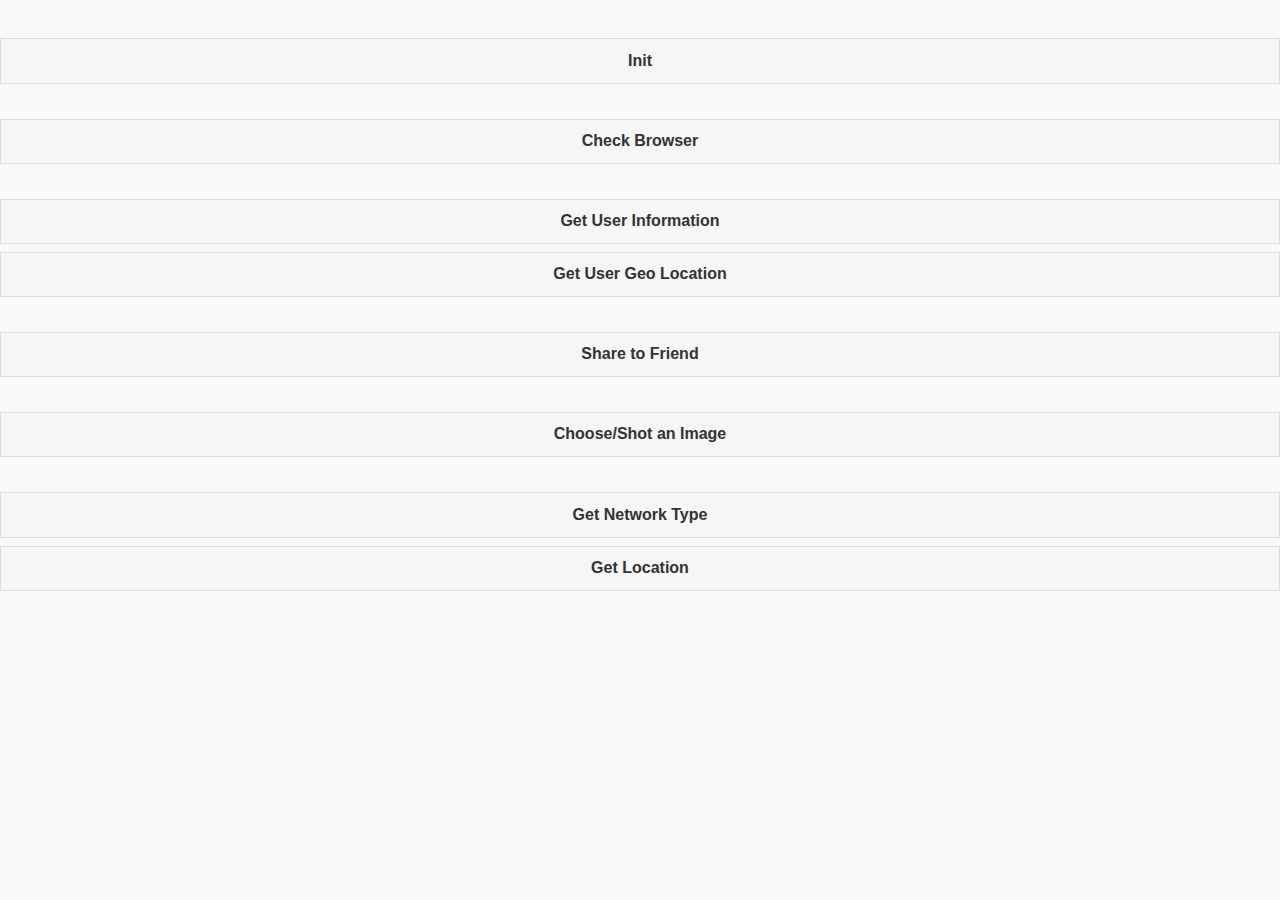
<file: index.html>
<!DOCTYPE html>
<!--[if lt IE 7]>      <html class="no-js lt-ie9 lt-ie8 lt-ie7"> <![endif]-->
<!--[if IE 7]>         <html class="no-js lt-ie9 lt-ie8"> <![endif]-->
<!--[if IE 8]>         <html class="no-js lt-ie9"> <![endif]-->
<!--[if gt IE 8]><!--> <html class="no-js"> <!--<![endif]-->
    <head>
        <meta charset="utf-8">
        <meta http-equiv="X-UA-Compatible" content="IE=edge">
        <title>匠谱</title>
        <meta name="description" content="">
        <meta name="viewport" content="width=device-width, initial-scale=1, maximum-scale=1.0, user-scalable=no">

        <!-- Place favicon.ico and apple-touch-icon.png in the root directory 
        <link rel="stylesheet" href="css/normalize.css">
        <link rel="stylesheet" href="css/main.css">
        <link rel="stylesheet" href="css/demo.css">
        <script src="js/vendor/modernizr-2.6.2.min.js"></script>
        -->

        <link rel="stylesheet" href="./wechat-api-lib-style.css">
        <link rel="stylesheet" href="./refer/jquery-mobile/jquery.mobile-1.4.5.css">

        <script type="text/javascript" src="./sha.js"></script>
        <script type="text/javascript" src="./refer/jquery/jquery-1.11.3.js"></script>
        <script type="text/javascript" src="./refer/jquery-mobile/jquery.mobile-1.4.5.js"></script>
        <script type="text/javascript" src="http://res.wx.qq.com/open/js/jweixin-1.0.0.js"></script>
    </head>
    <body>
        <header>
        </header>

        <content>
            <p>
                <a href="#" class="ui-btn" id="button_init">Init</a>
            </p>

            <p>
                <a href="#" class="ui-btn" id="button_checkBrowser">Check Browser</a>
            </p>

            <p>
                <a href="#" class="ui-btn" id="button_getUserInfo">Get User Information</a>
                <a href="#" class="ui-btn" id="button_getUserGeo">Get User Geo Location</a>
            </p>

            <p>
                <a href="#" class="ui-btn" id="button_shareFriend">Share to Friend</a>
            </p>

            <p>
                <a href="#" class="ui-btn" id="button_chooseImage">Choose/Shot an Image</a>
            </p>

            <p>
                <a href="#" class="ui-btn" id="button_getNetworkType">Get Network Type</a>
                <a href="#" class="ui-btn" id="button_getLocation">Get Location</a>
            </p>
        </content>

        
        <script type="text/javascript" src="./wechat-api-lib.js?t=1zxcezxcvw1zxc3232422123"></script>
        <script type="text/javascript" src="./launcher.js?t=11efasdasdf12342224123"></script>

        <!--[if lt IE 7]>
            <p class="browsehappy">You are using an <strong>outdated</strong> browser. Please <a href="http://browsehappy.com/">upgrade your browser</a> to improve your experience.</p>
        <![endif]

        <script src="//cdn.staticfile.org/jquery/1.10.2/jquery.min.js"></script>
        <script>window.jQuery || document.write('<script src="js/vendor/jquery-1.10.2.min.js"><\/script>')</script>
        <script src="js/plugins.js"></script>
        <script src="js/main.js"></script>
        -->
    </body>
</html>
</file>
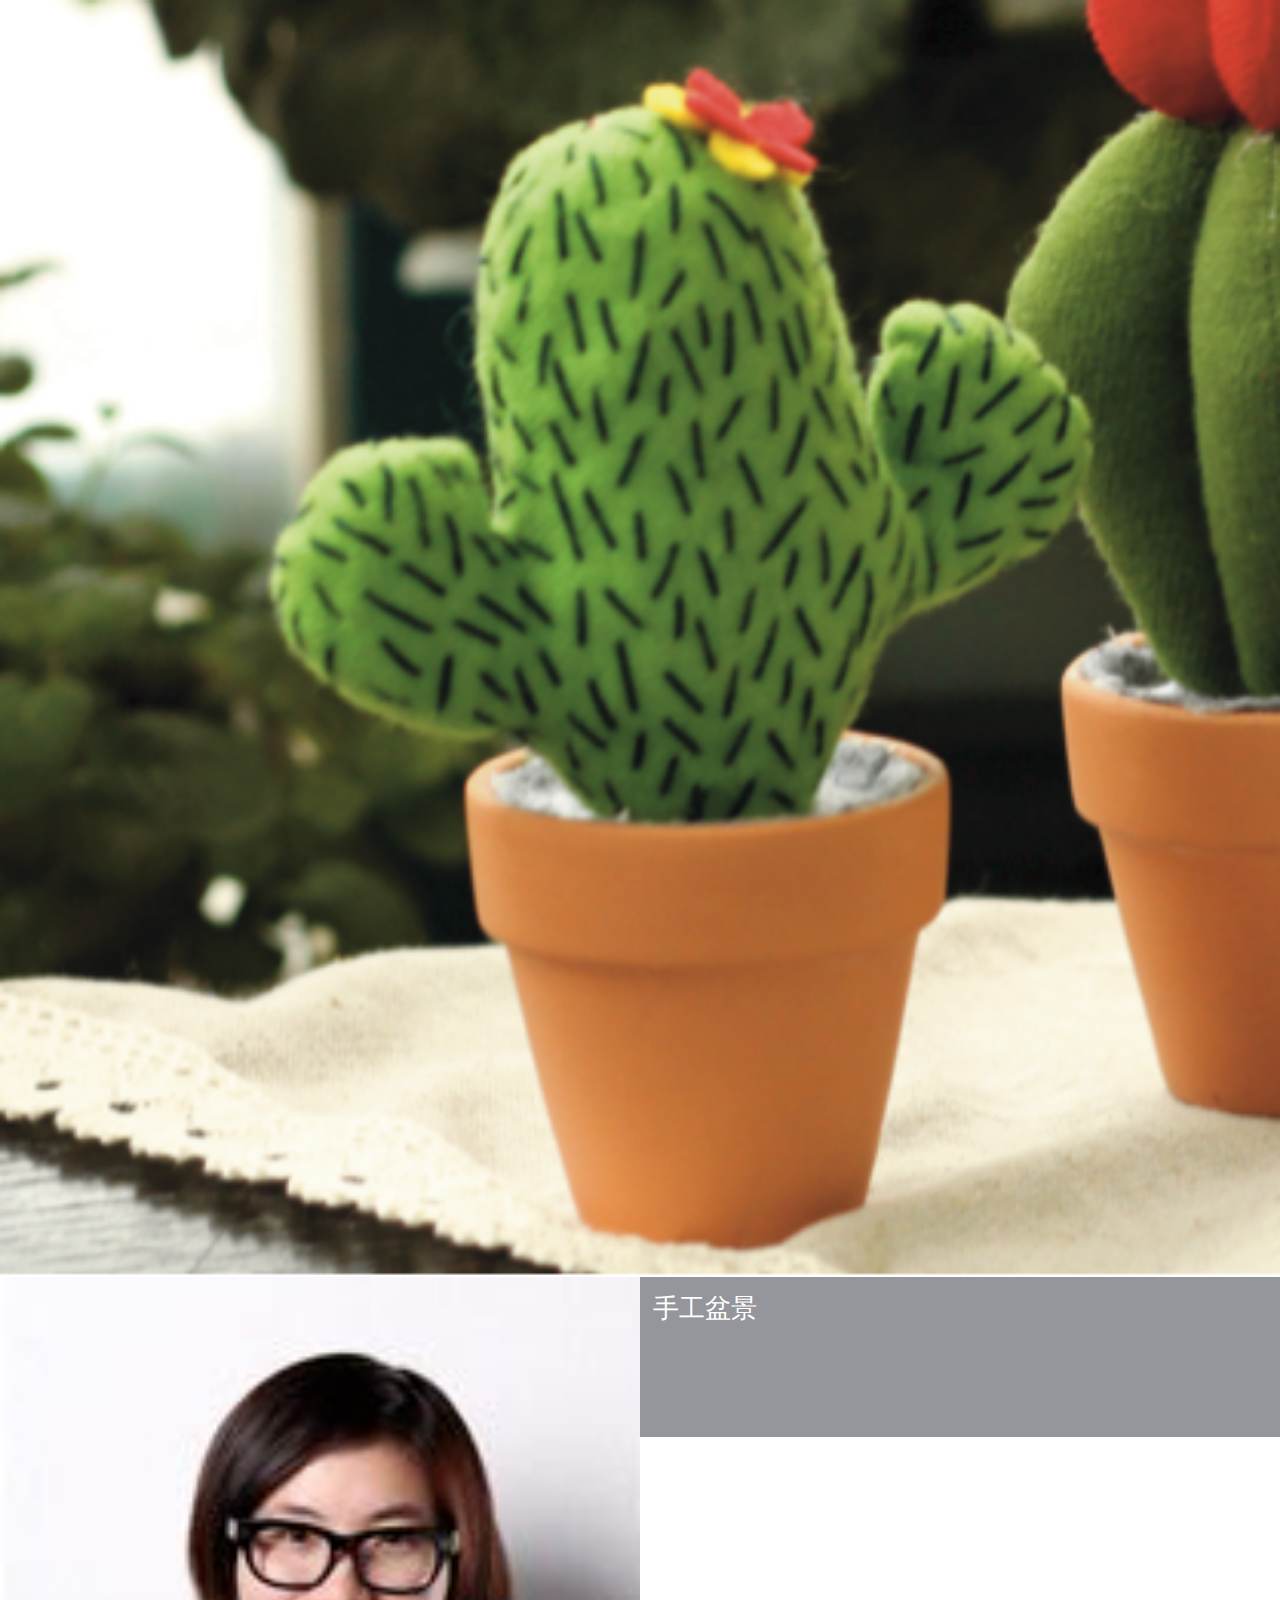
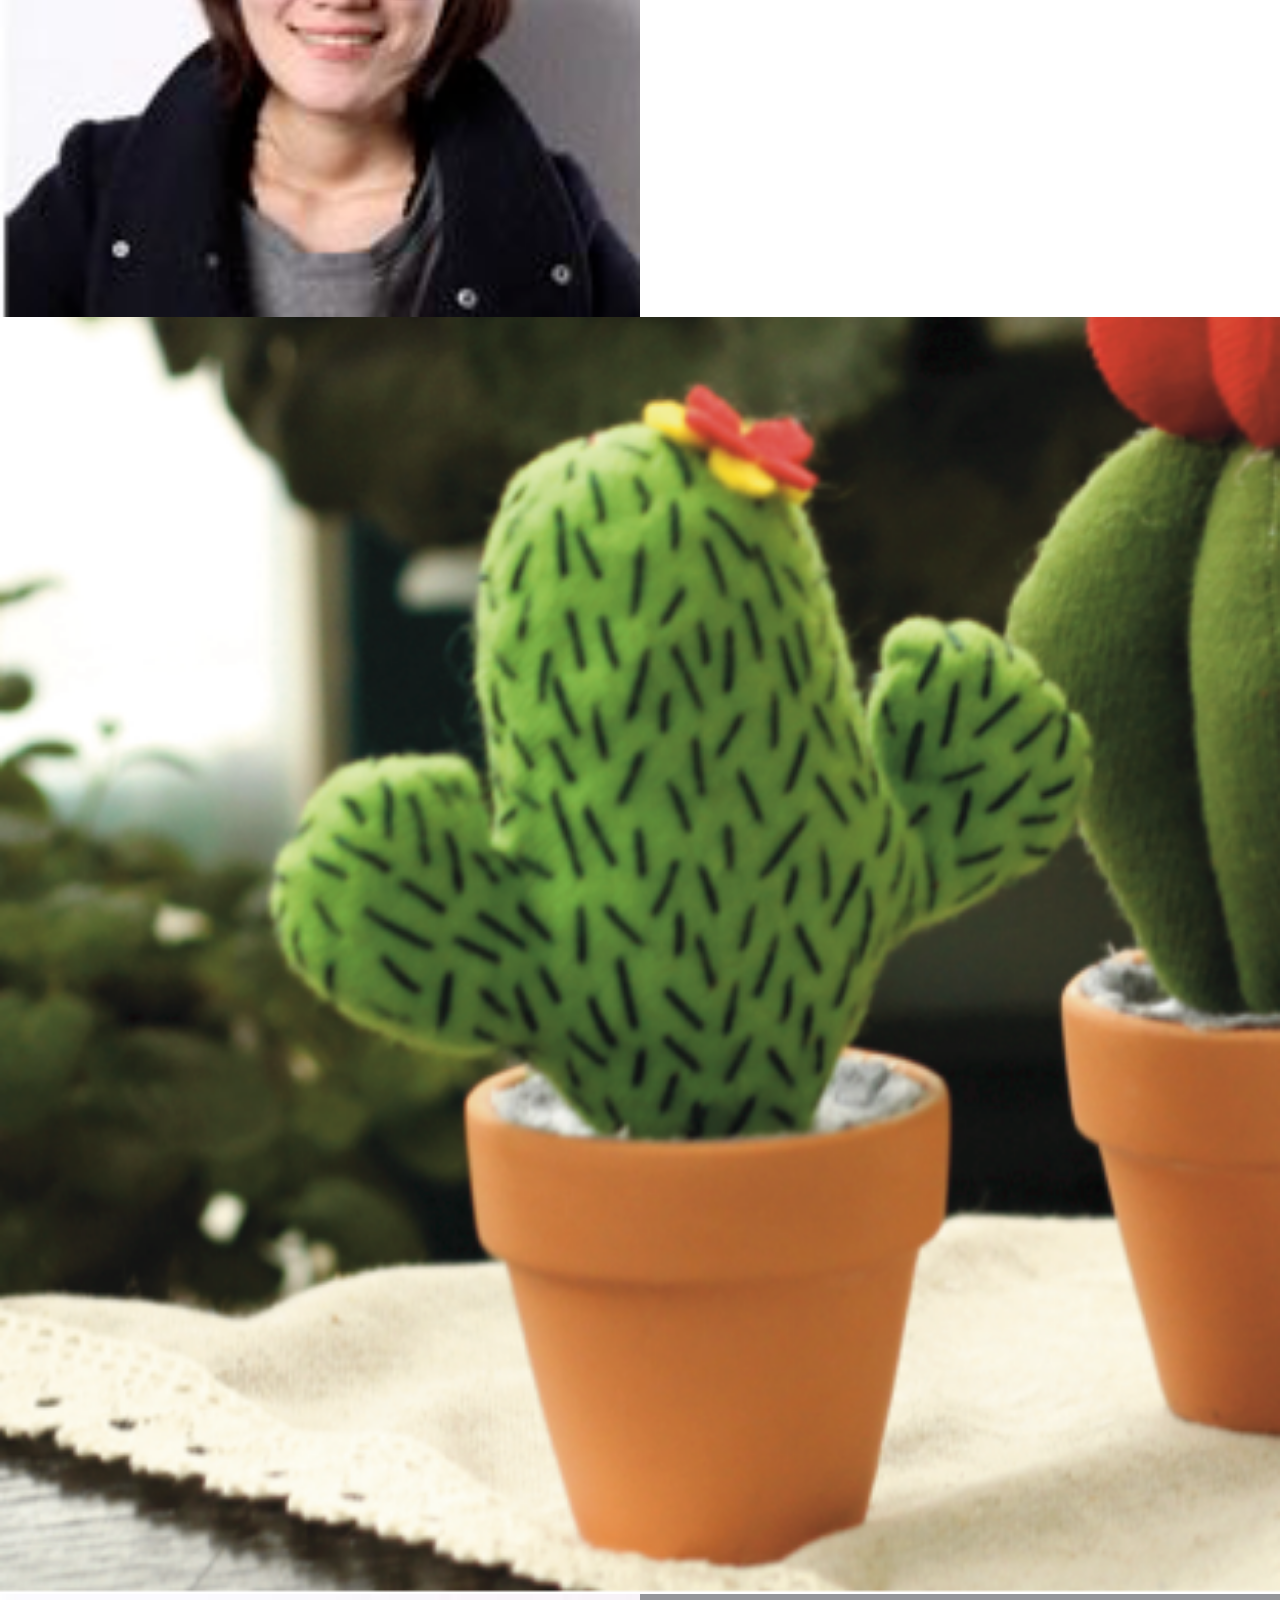
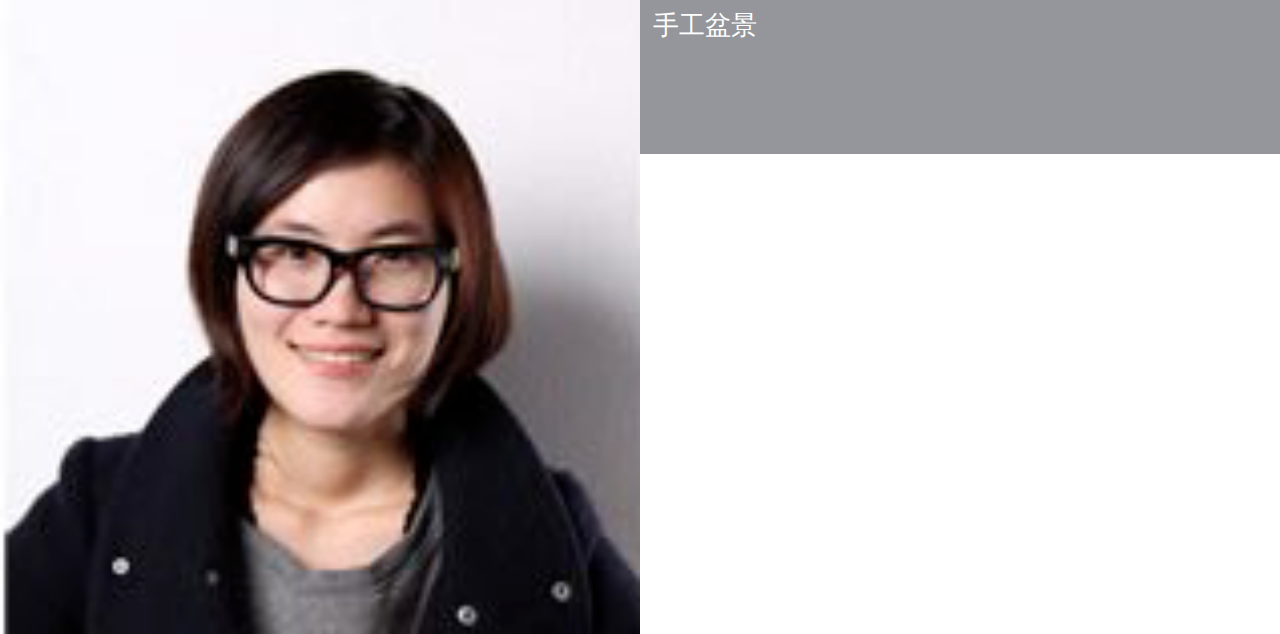
<file: archive/index.html>
<!DOCTYPE html>
<!--[if lt IE 7]>      <html class="no-js lt-ie9 lt-ie8 lt-ie7"> <![endif]-->
<!--[if IE 7]>         <html class="no-js lt-ie9 lt-ie8"> <![endif]-->
<!--[if IE 8]>         <html class="no-js lt-ie9"> <![endif]-->
<!--[if gt IE 8]><!--> <html class="no-js"> <!--<![endif]-->
    <head>
        <meta charset="utf-8">
        <meta http-equiv="X-UA-Compatible" content="IE=edge">
        <title>匠谱</title>
        <meta name="description" content="">
        <meta name="viewport" content="width=device-width, initial-scale=1, maximum-scale=1.0, user-scalable=no">

        <!-- Place favicon.ico and apple-touch-icon.png in the root directory -->

        <link rel="stylesheet" href="css/normalize.css">
        <link rel="stylesheet" href="css/main.css">
        <link rel="stylesheet" href="css/demo.css">
        <script src="js/vendor/modernizr-2.6.2.min.js"></script>
    </head>
    <body class="body">
        <!--[if lt IE 7]>
            <p class="browsehappy">You are using an <strong>outdated</strong> browser. Please <a href="http://browsehappy.com/">upgrade your browser</a> to improve your experience.</p>
        <![endif]-->

        <div class="header">
        </div>

        <div class="stuff-box">
            <a href="stuff.html"><img src="img/assert/keren-p1-main.png" class="img-pd-tx"/></a>
            <br/>
            <div>
                <a href="artisan.html"><img src="img/artisan/keren.png" class="img-pd-hx"/></a>
                <a href="stuff.html">
                <div class="stuff-detail">
                    <div class="stuff-item stuff-name">
                    手工盆景
                    </div>
                    <div class="stuff-item stuff-artist">
                    小驴抓抓
                    </div>
                    <div class="stuff-item stuff-location">
                    厦门, 福建
                    </div>
                </div>
                </a>
            </div>
        </div>

        <div class="stuff-box">
            <a href="stuff.html"><img src="img/assert/keren-p1-main.png" class="img-pd-tx"/></a>
            <br/>
            <div>
                <a href="artisan.html"><img src="img/artisan/keren.png" class="img-pd-hx"/></a>
                <a href="stuff.html">
                <div class="stuff-detail">
                    <div class="stuff-item stuff-name">
                    手工盆景
                    </div>
                    <div class="stuff-item stuff-artist">
                    小驴抓抓
                    </div>
                    <div class="stuff-item stuff-location">
                    厦门, 福建
                    </div>
                </div>
                </a>
            </div>
        </div>

        <script src="//cdn.staticfile.org/jquery/1.10.2/jquery.min.js"></script>
        <script>window.jQuery || document.write('<script src="js/vendor/jquery-1.10.2.min.js"><\/script>')</script>
        <script src="js/plugins.js"></script>
        <script src="js/main.js"></script>
    </body>
</html>
</file>
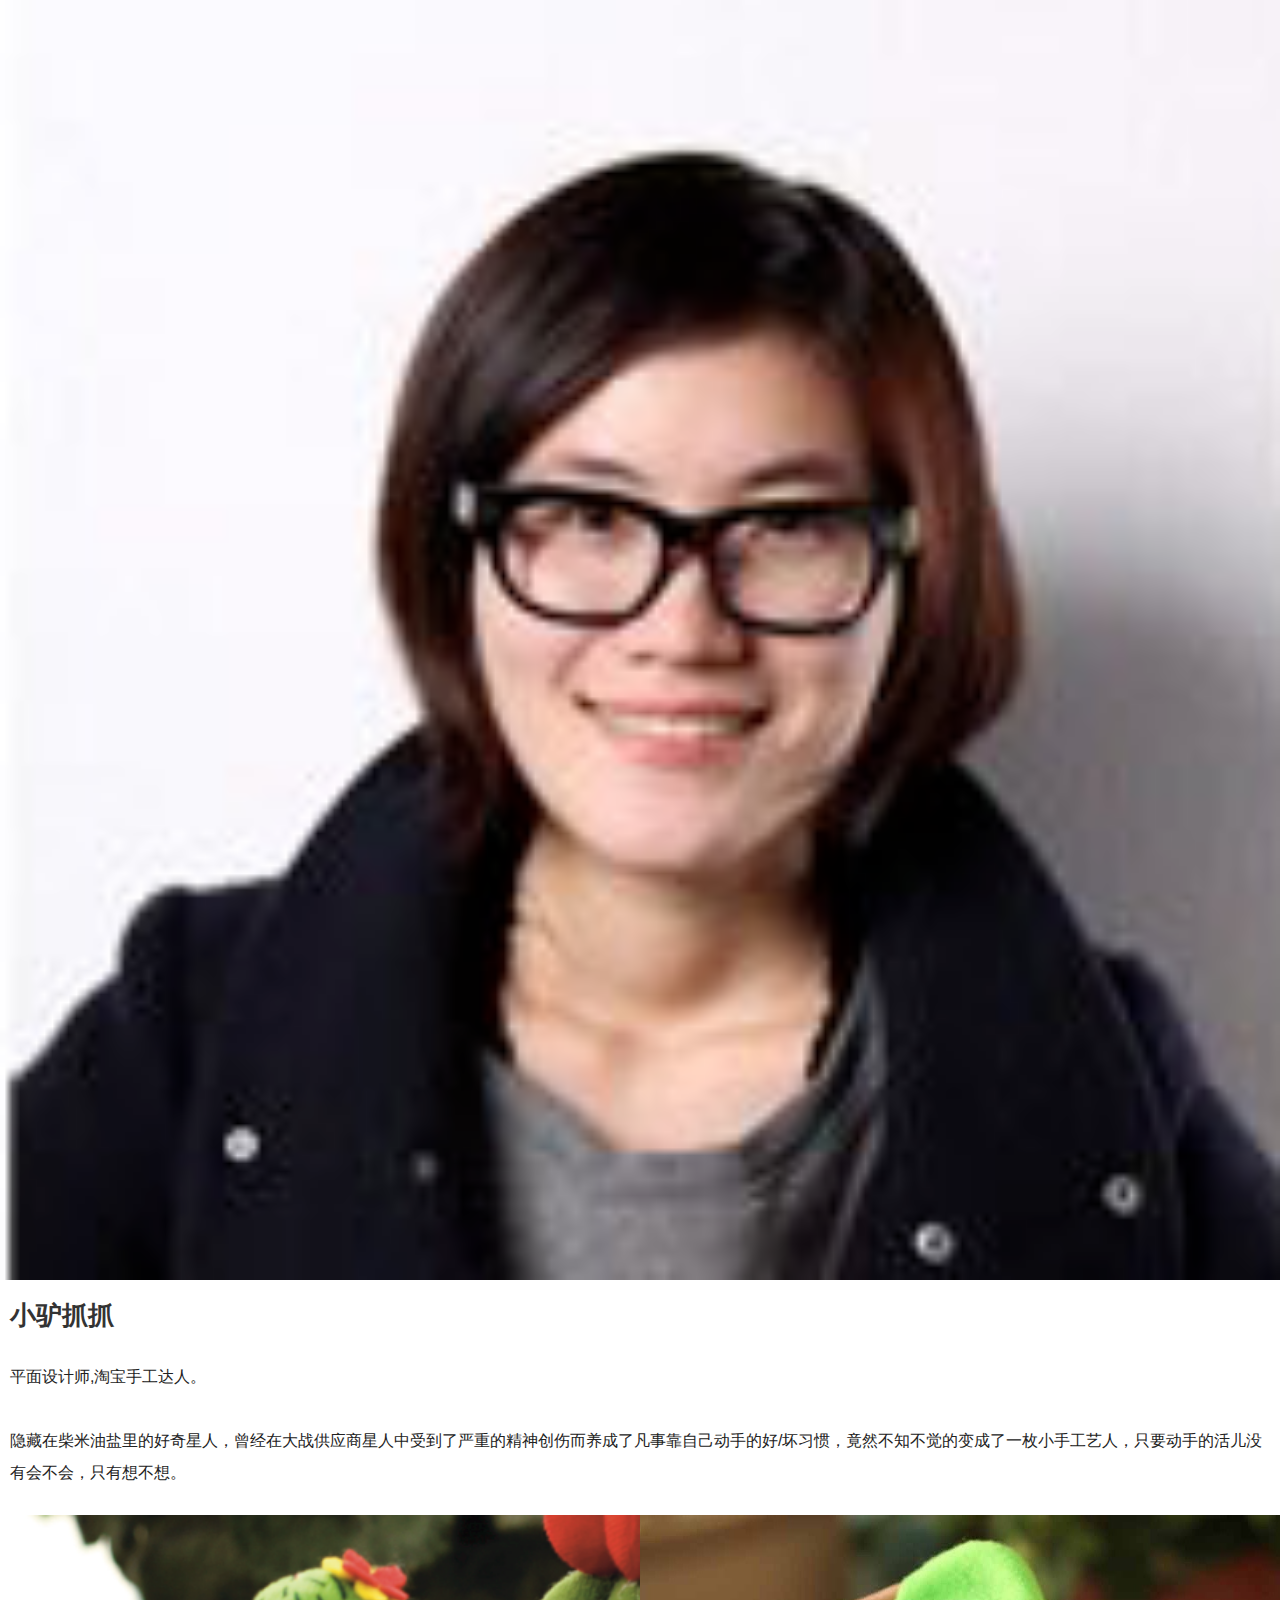
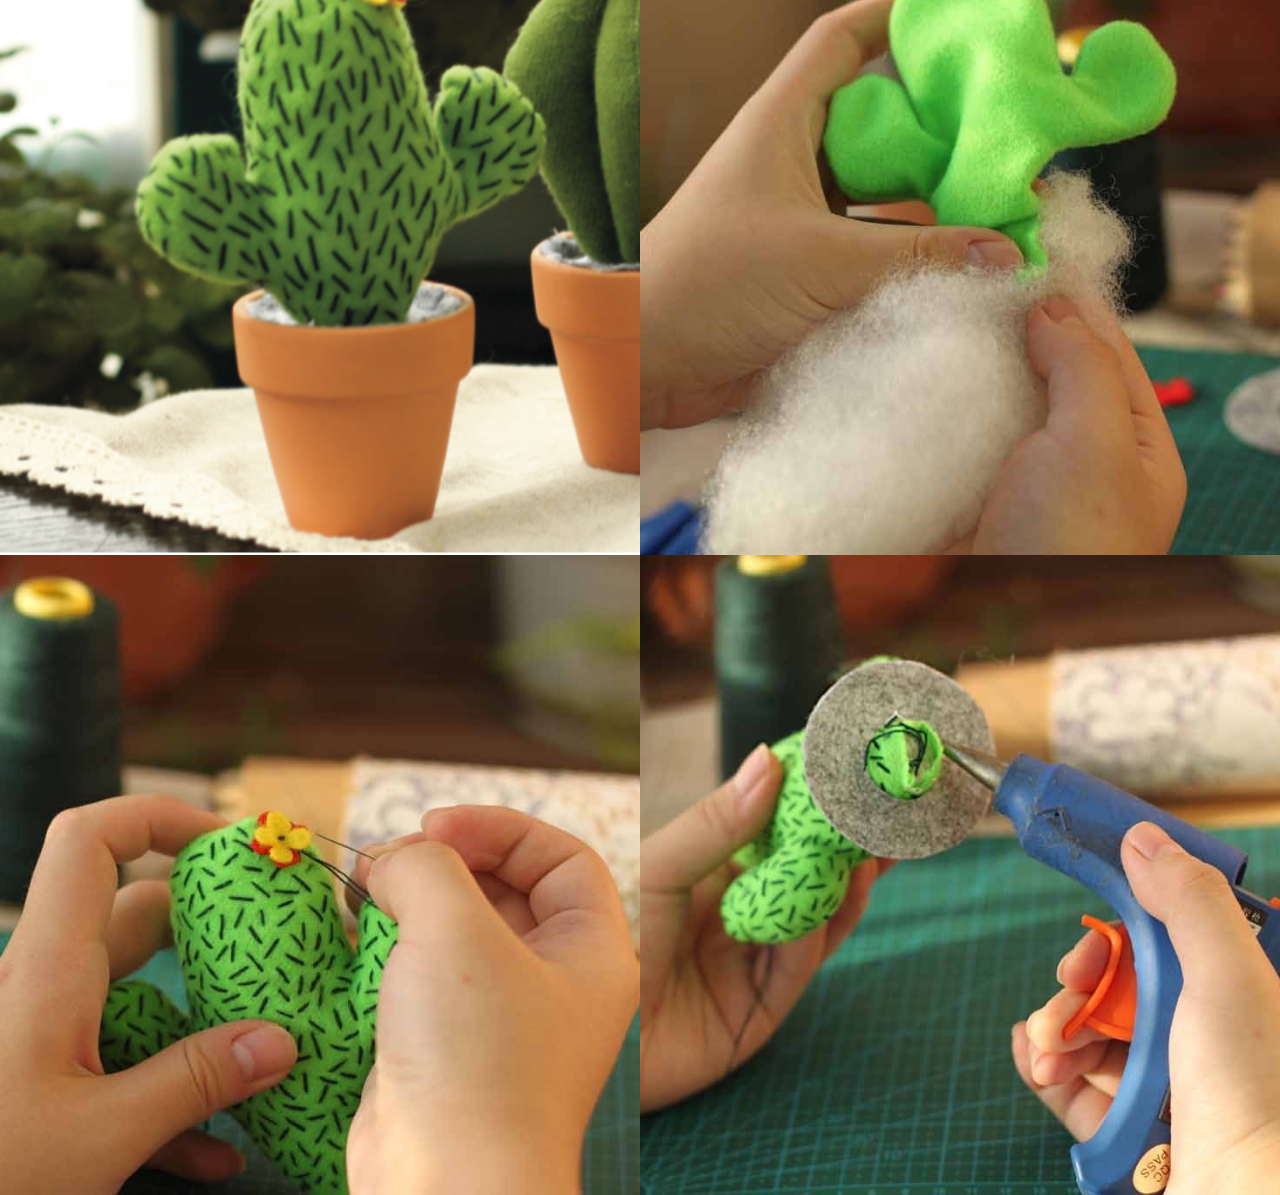
<file: artisan.html>
<!DOCTYPE html>
<!--[if lt IE 7]>      <html class="no-js lt-ie9 lt-ie8 lt-ie7"> <![endif]-->
<!--[if IE 7]>         <html class="no-js lt-ie9 lt-ie8"> <![endif]-->
<!--[if IE 8]>         <html class="no-js lt-ie9"> <![endif]-->
<!--[if gt IE 8]><!--> <html class="no-js"> <!--<![endif]-->
    <head>
        <meta charset="utf-8">
        <meta http-equiv="X-UA-Compatible" content="IE=edge">
        <title>匠人</title>
        <meta name="description" content="">
        <meta name="viewport" content="width=device-width, initial-scale=1, maximum-scale=1.0, user-scalable=no">

        <!-- Place favicon.ico and apple-touch-icon.png in the root directory -->

        <link rel="stylesheet" href="css/normalize.css">
        <link rel="stylesheet" href="css/main.css">
        <link rel="stylesheet" href="css/demo.css">
        <script src="js/vendor/modernizr-2.6.2.min.js"></script>
    </head>
    <body class="body">
        <!--[if lt IE 7]>
            <p class="browsehappy">You are using an <strong>outdated</strong> browser. Please <a href="http://browsehappy.com/">upgrade your browser</a> to improve your experience.</p>
        <![endif]-->

        <div class="header">
        </div>

        <div class="artisan-avator">
            <img src="img/artisan/keren.png"/>
        </div>

        <h1 class="artisan-name">小驴抓抓</h1>

        <div class="artisan-desc">
            <p>
            平面设计师,淘宝手工达人。
            <br/><br/>
            隐藏在柴米油盐里的好奇星人，曾经在大战供应商星人中受到了严重的精神创伤而养成了凡事靠自己动手的好/坏习惯，竟然不知不觉的变成了一枚小手工艺人，只要动手的活儿没有会不会，只有想不想。
            </p>
        </div>

        <div class="stuff-more-hx stuff-more">
            <a href="stuff.html"><img src="img/assert/keren-p1-main.png"/></a>
            <a href="stuff.html"><img src="img/steps/step4.jpg"/></a>
            <a href="stuff.html"><img src="img/steps/step6.jpg"/></a>
            <a href="stuff.html"><img src="img/steps/step8.jpg"/></a>
        </div>

        <script src="//cdn.staticfile.org/jquery/1.10.2/jquery.min.js"></script>
        <script>window.jQuery || document.write('<script src="js/vendor/jquery-1.10.2.min.js"><\/script>')</script>
        <script src="js/plugins.js"></script>
        <script src="js/main.js"></script>
    </body>
</html>
</file>
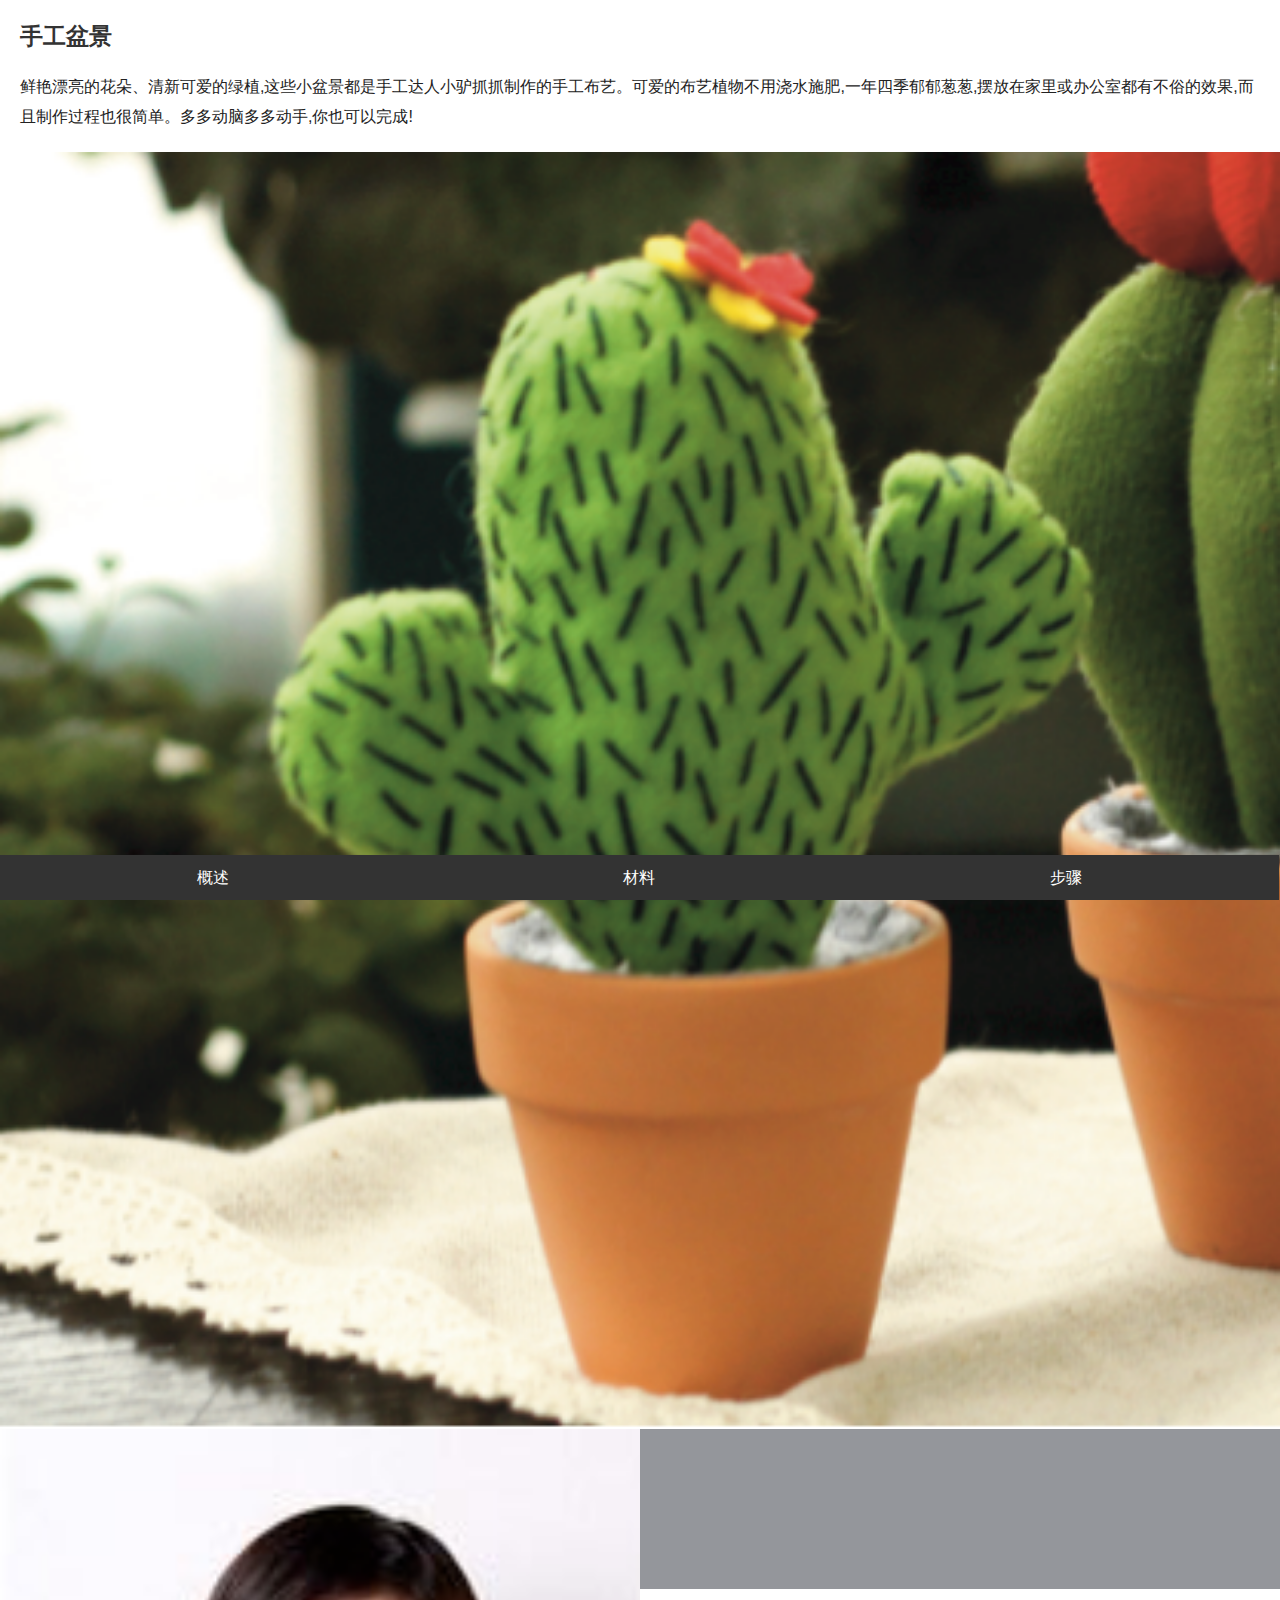
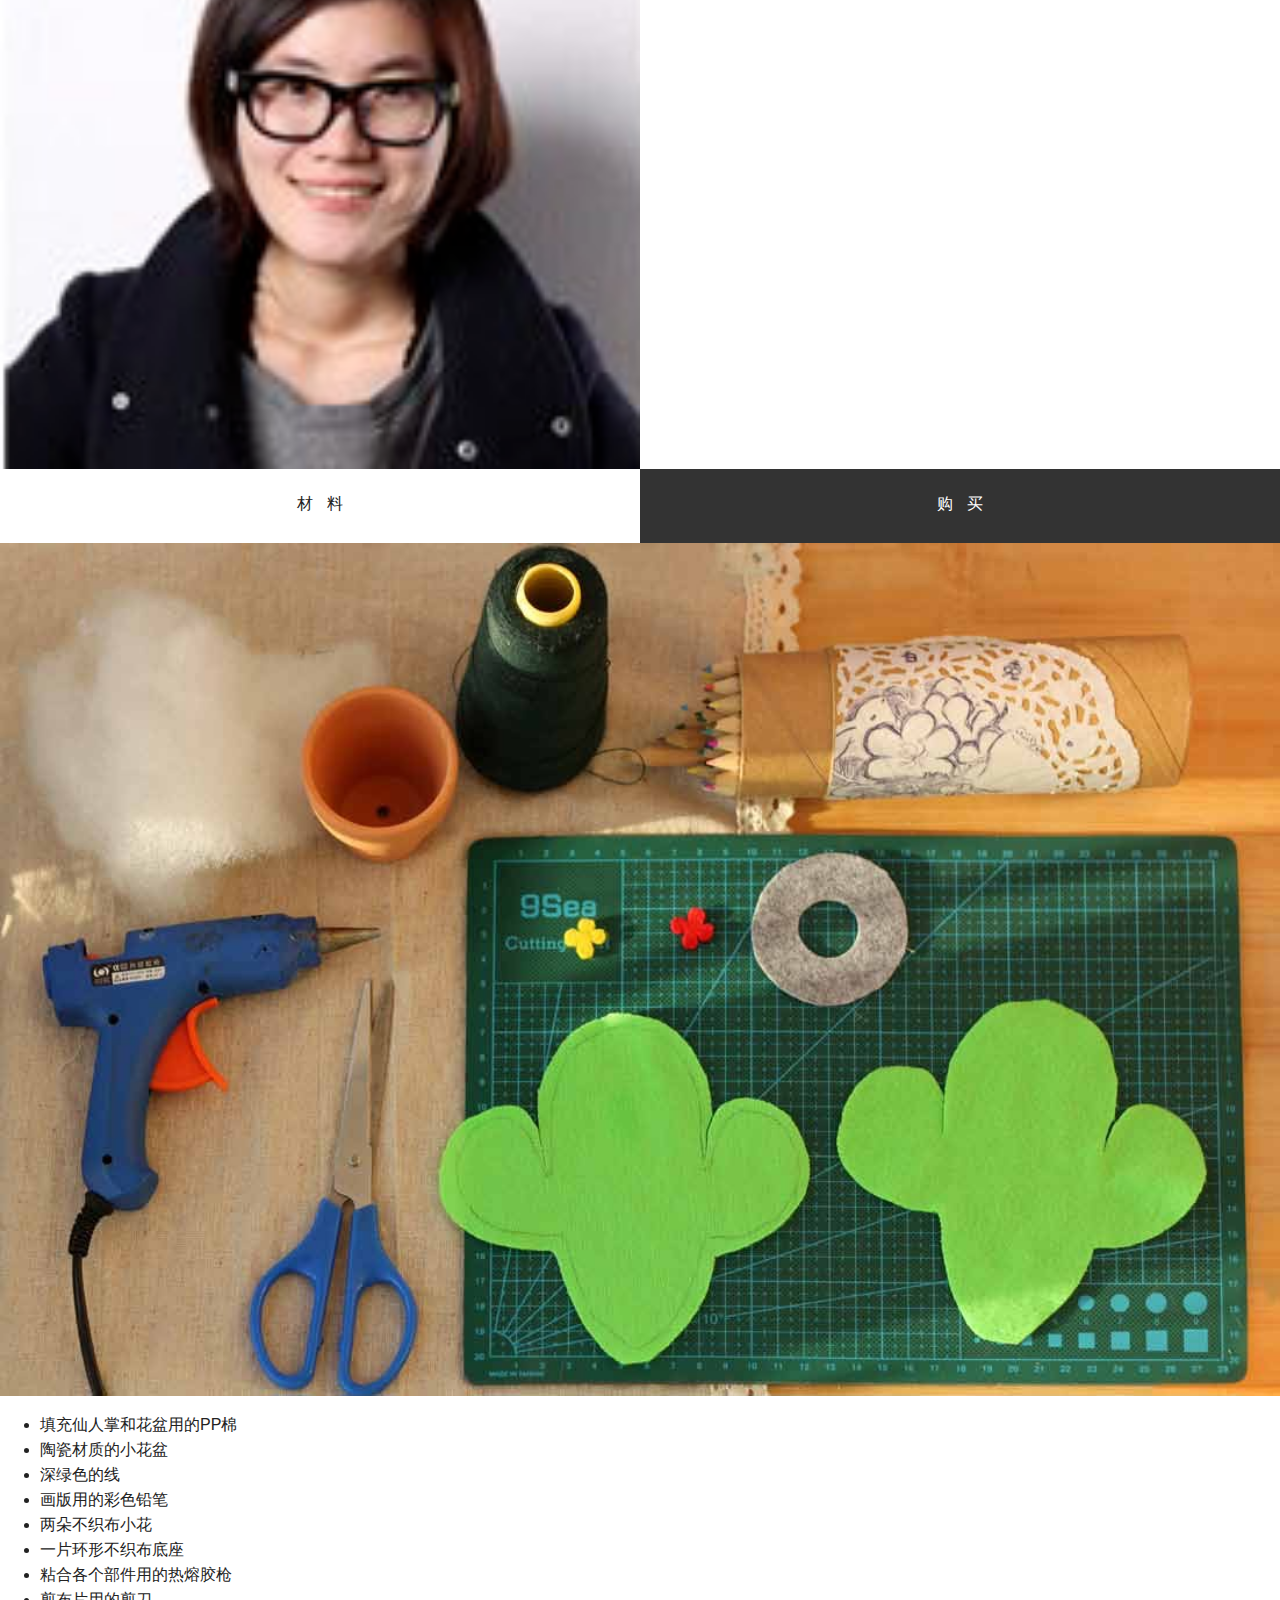
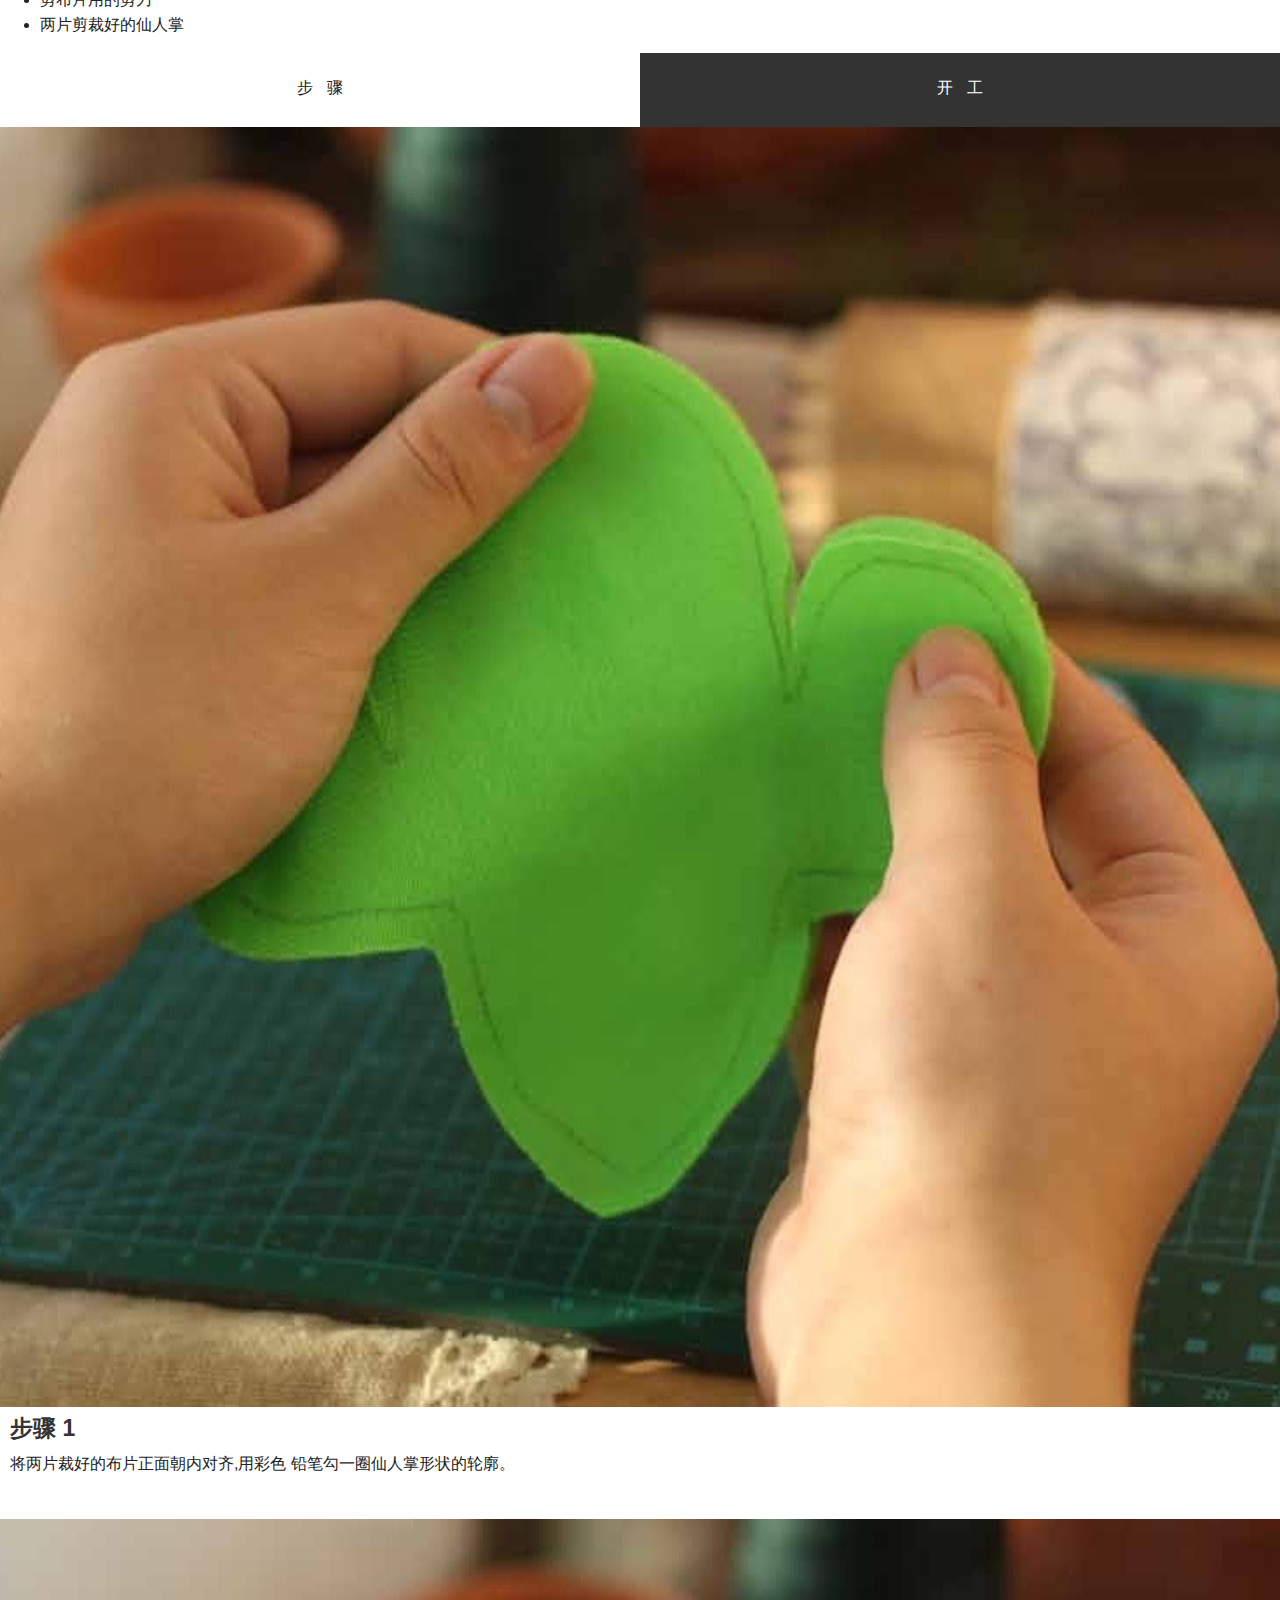
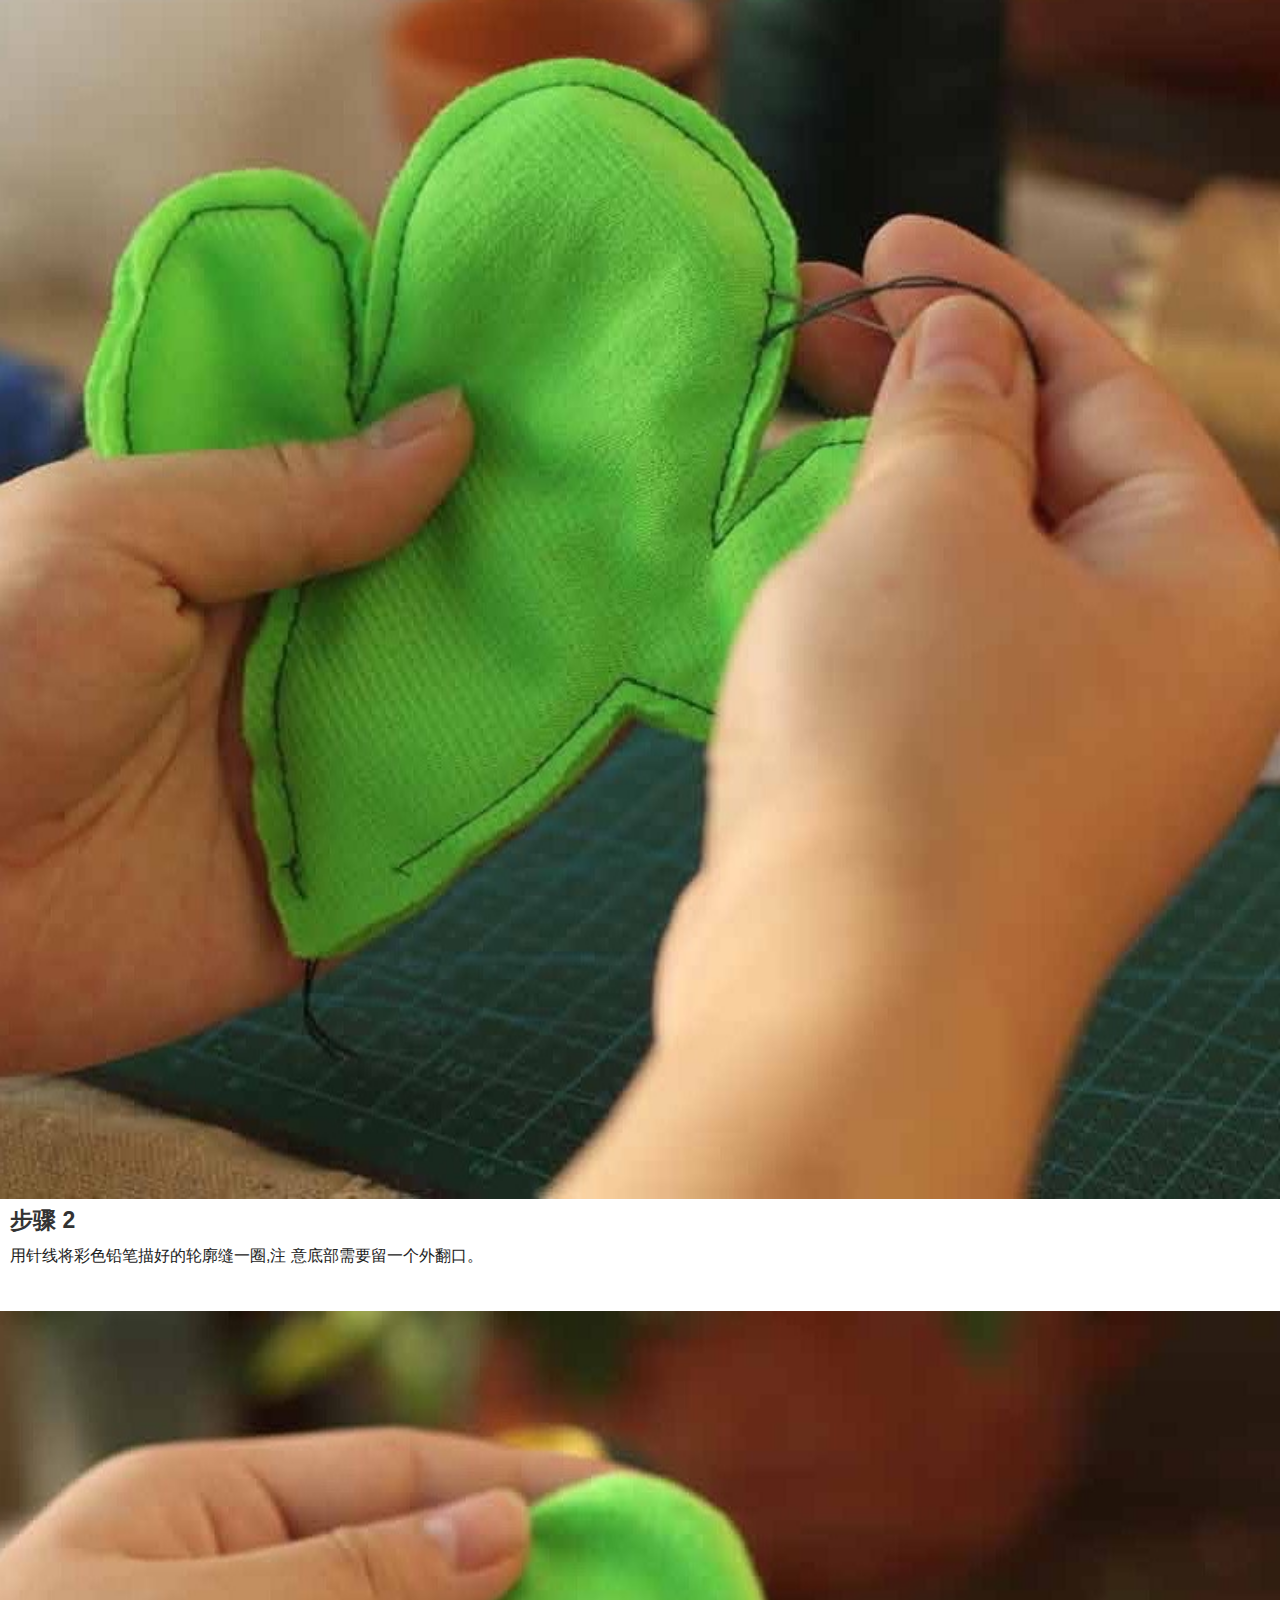
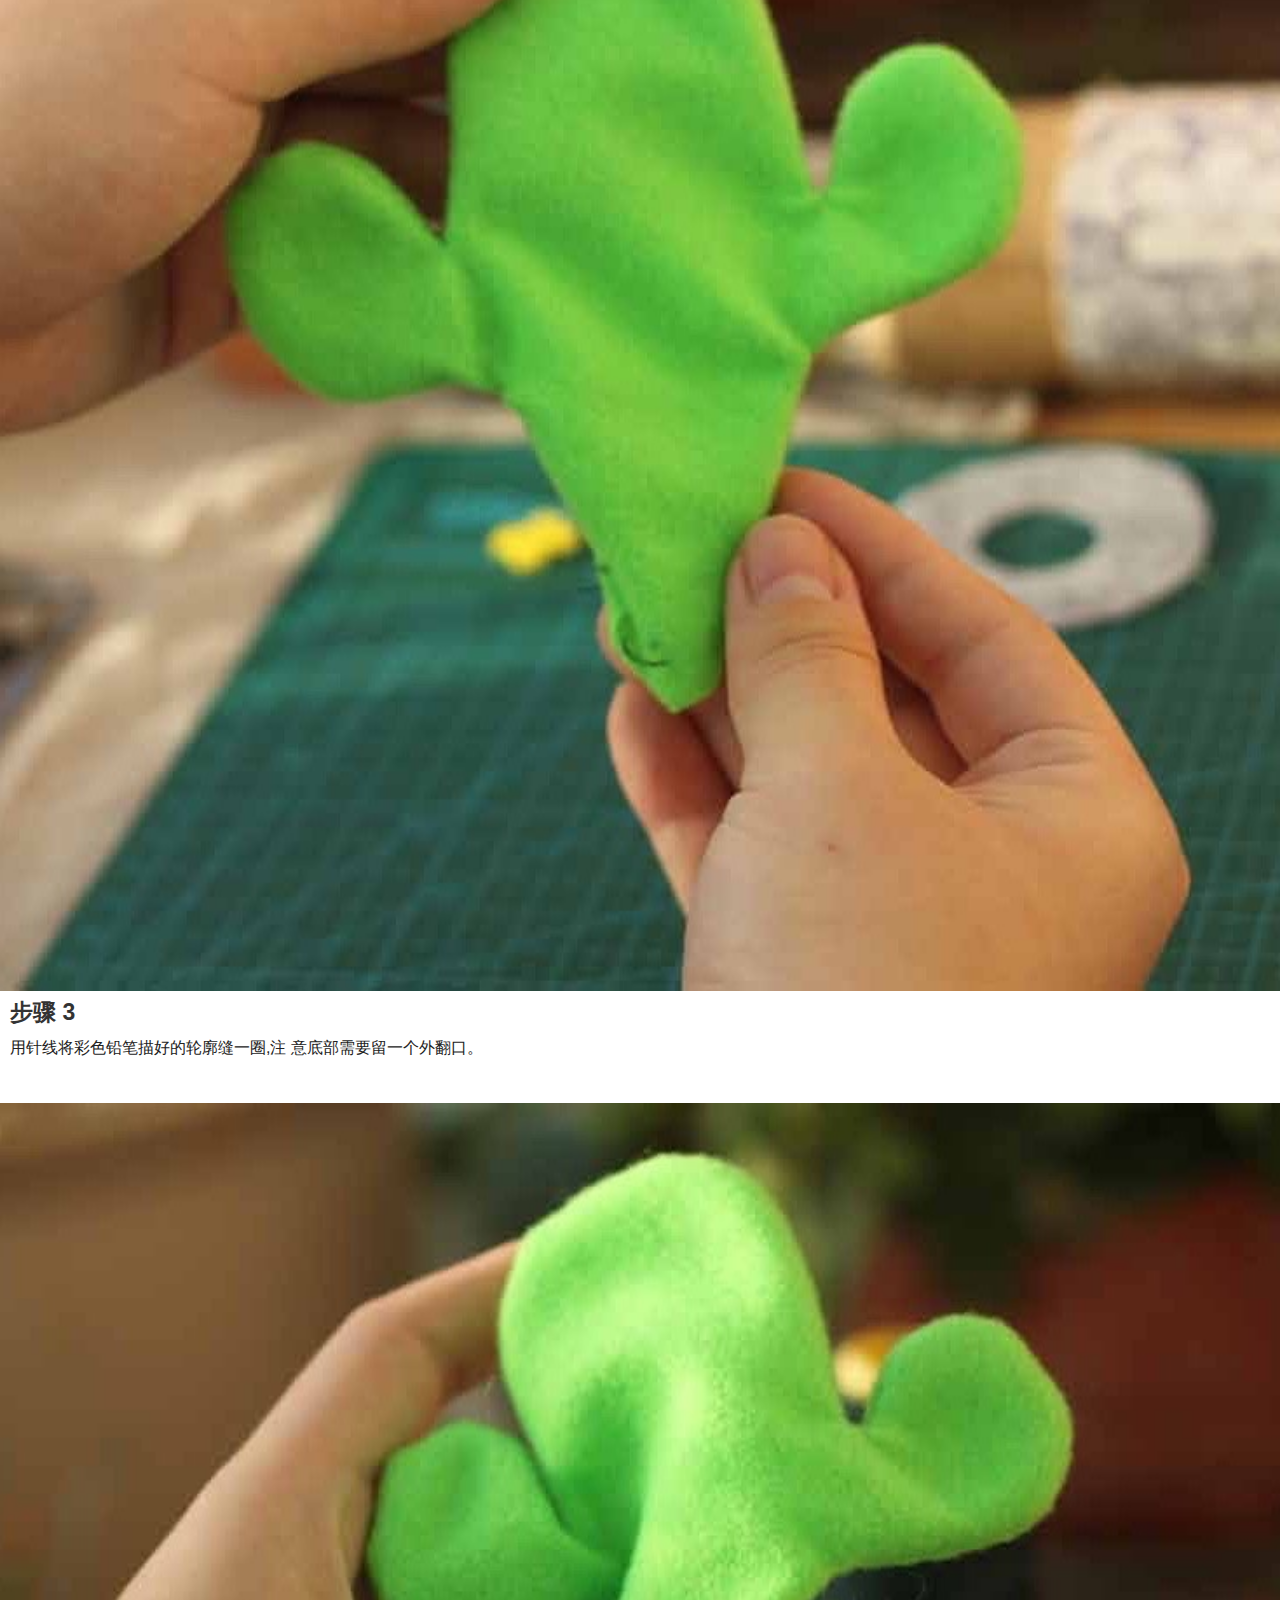
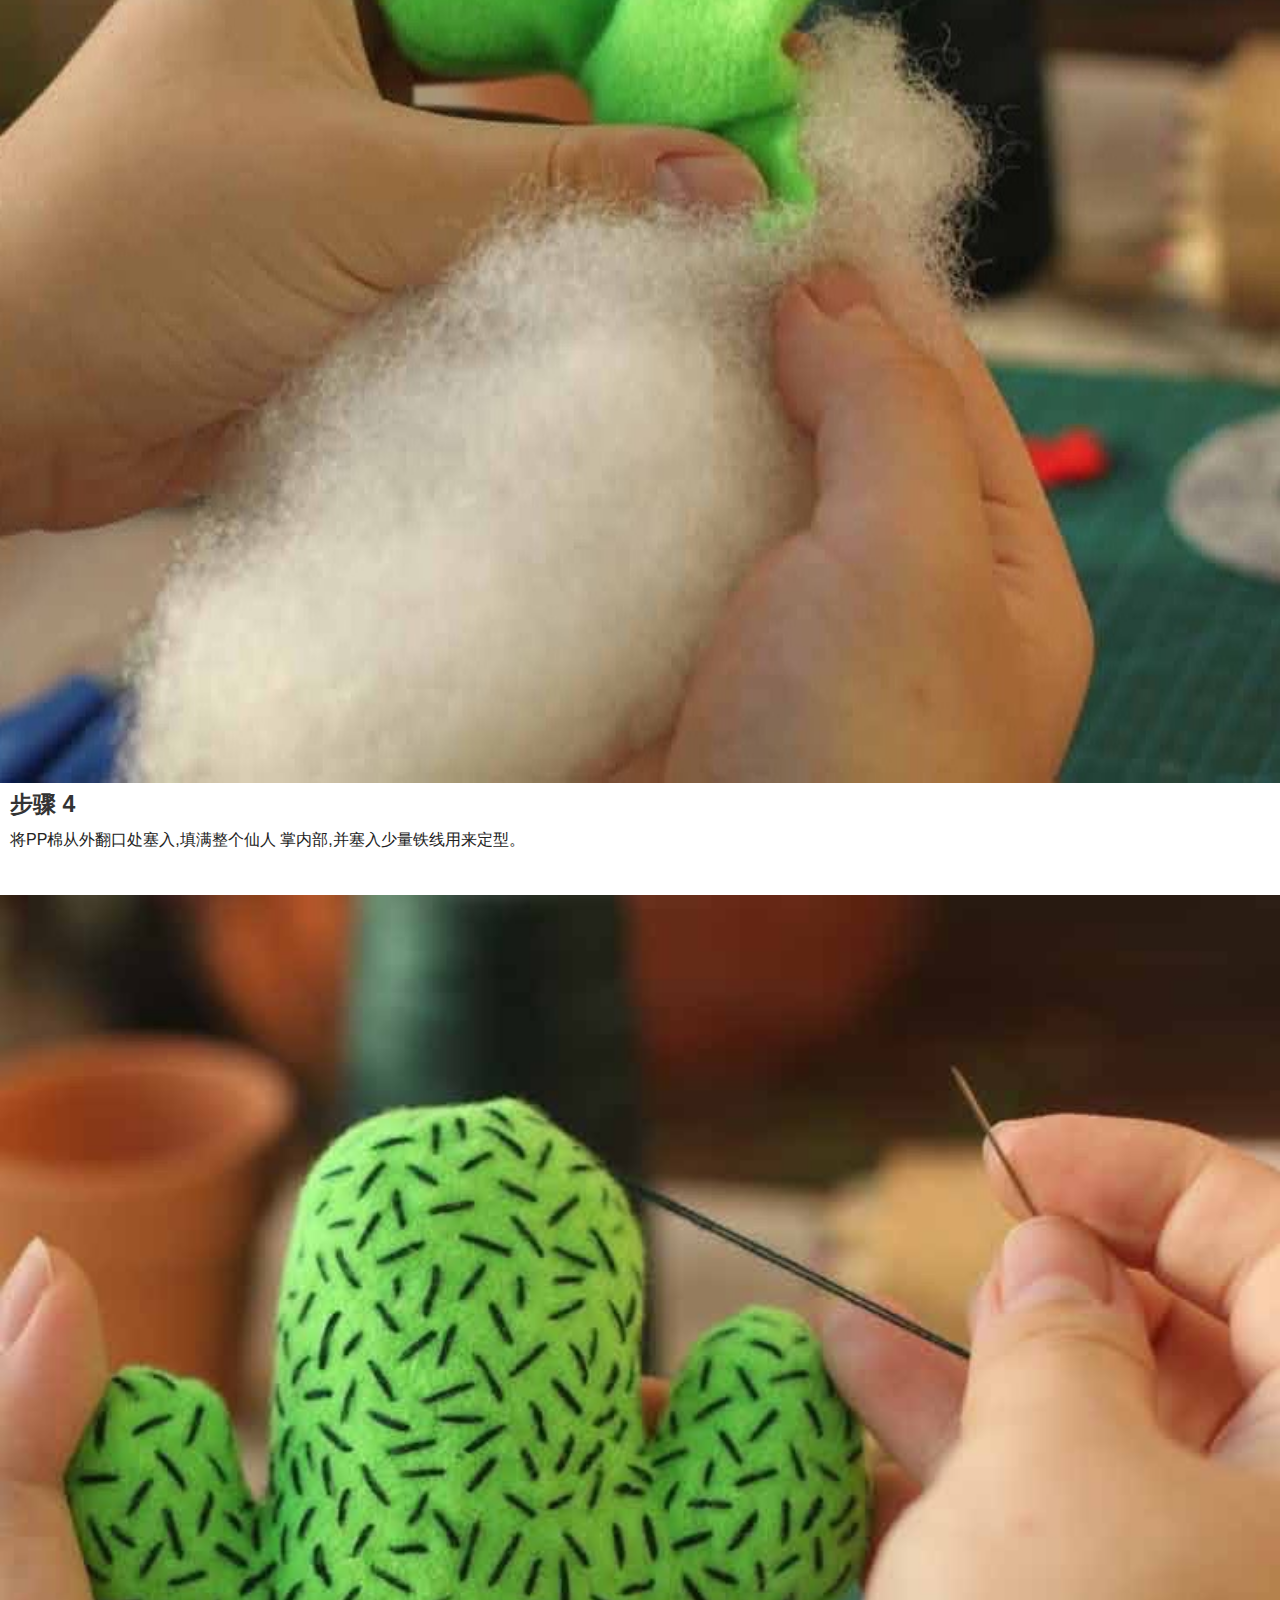
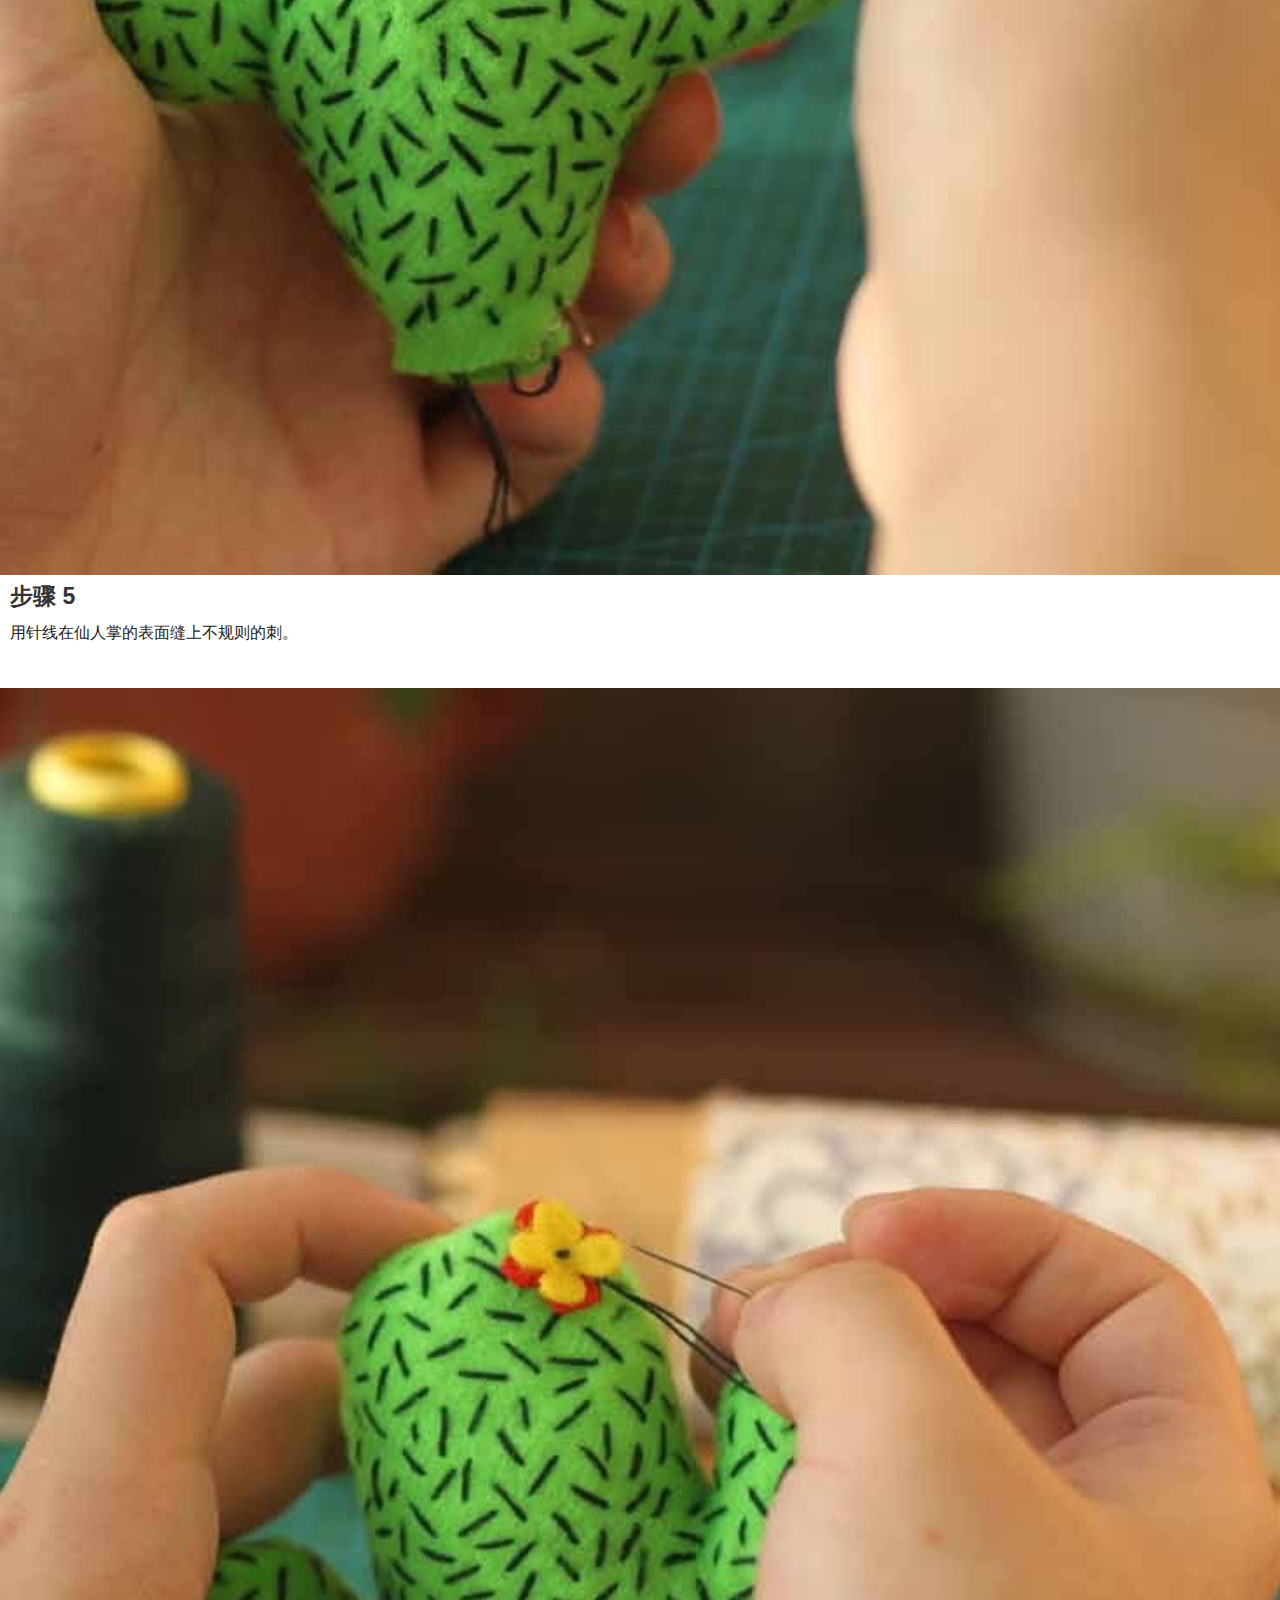
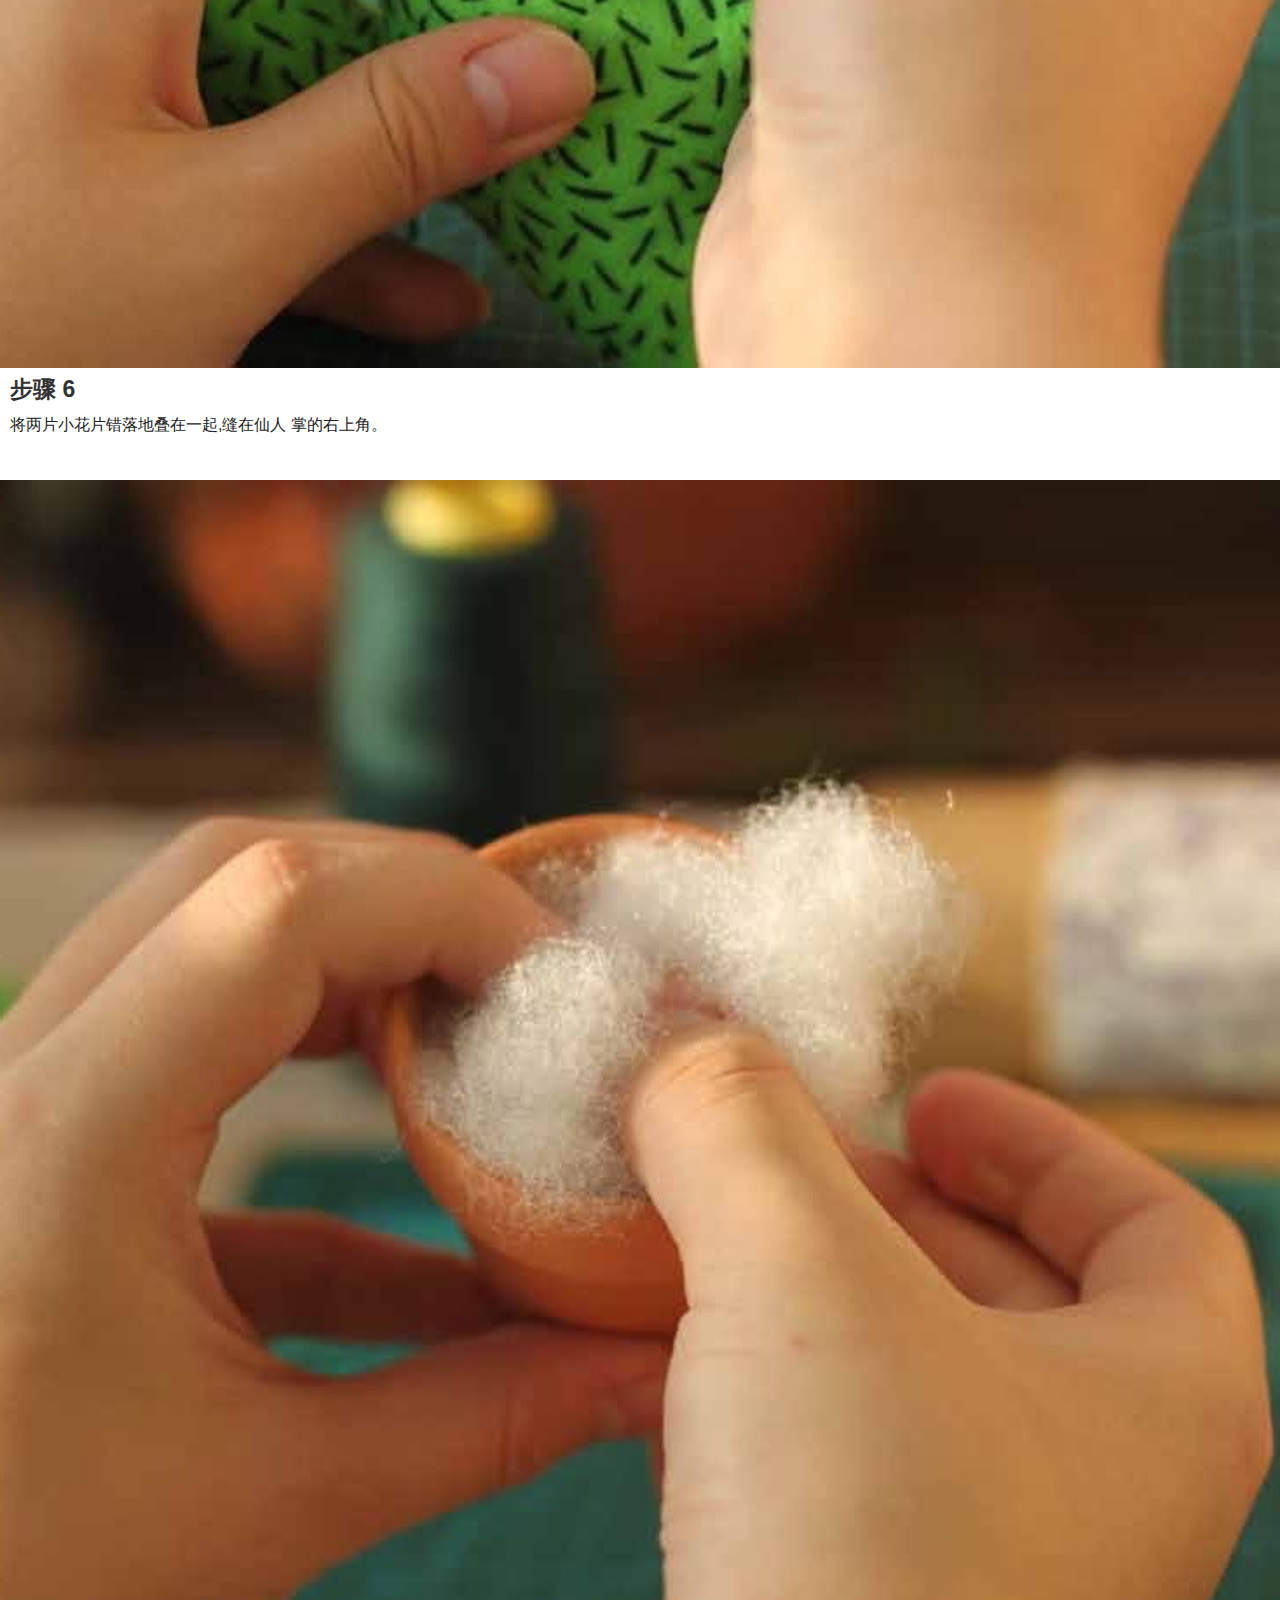
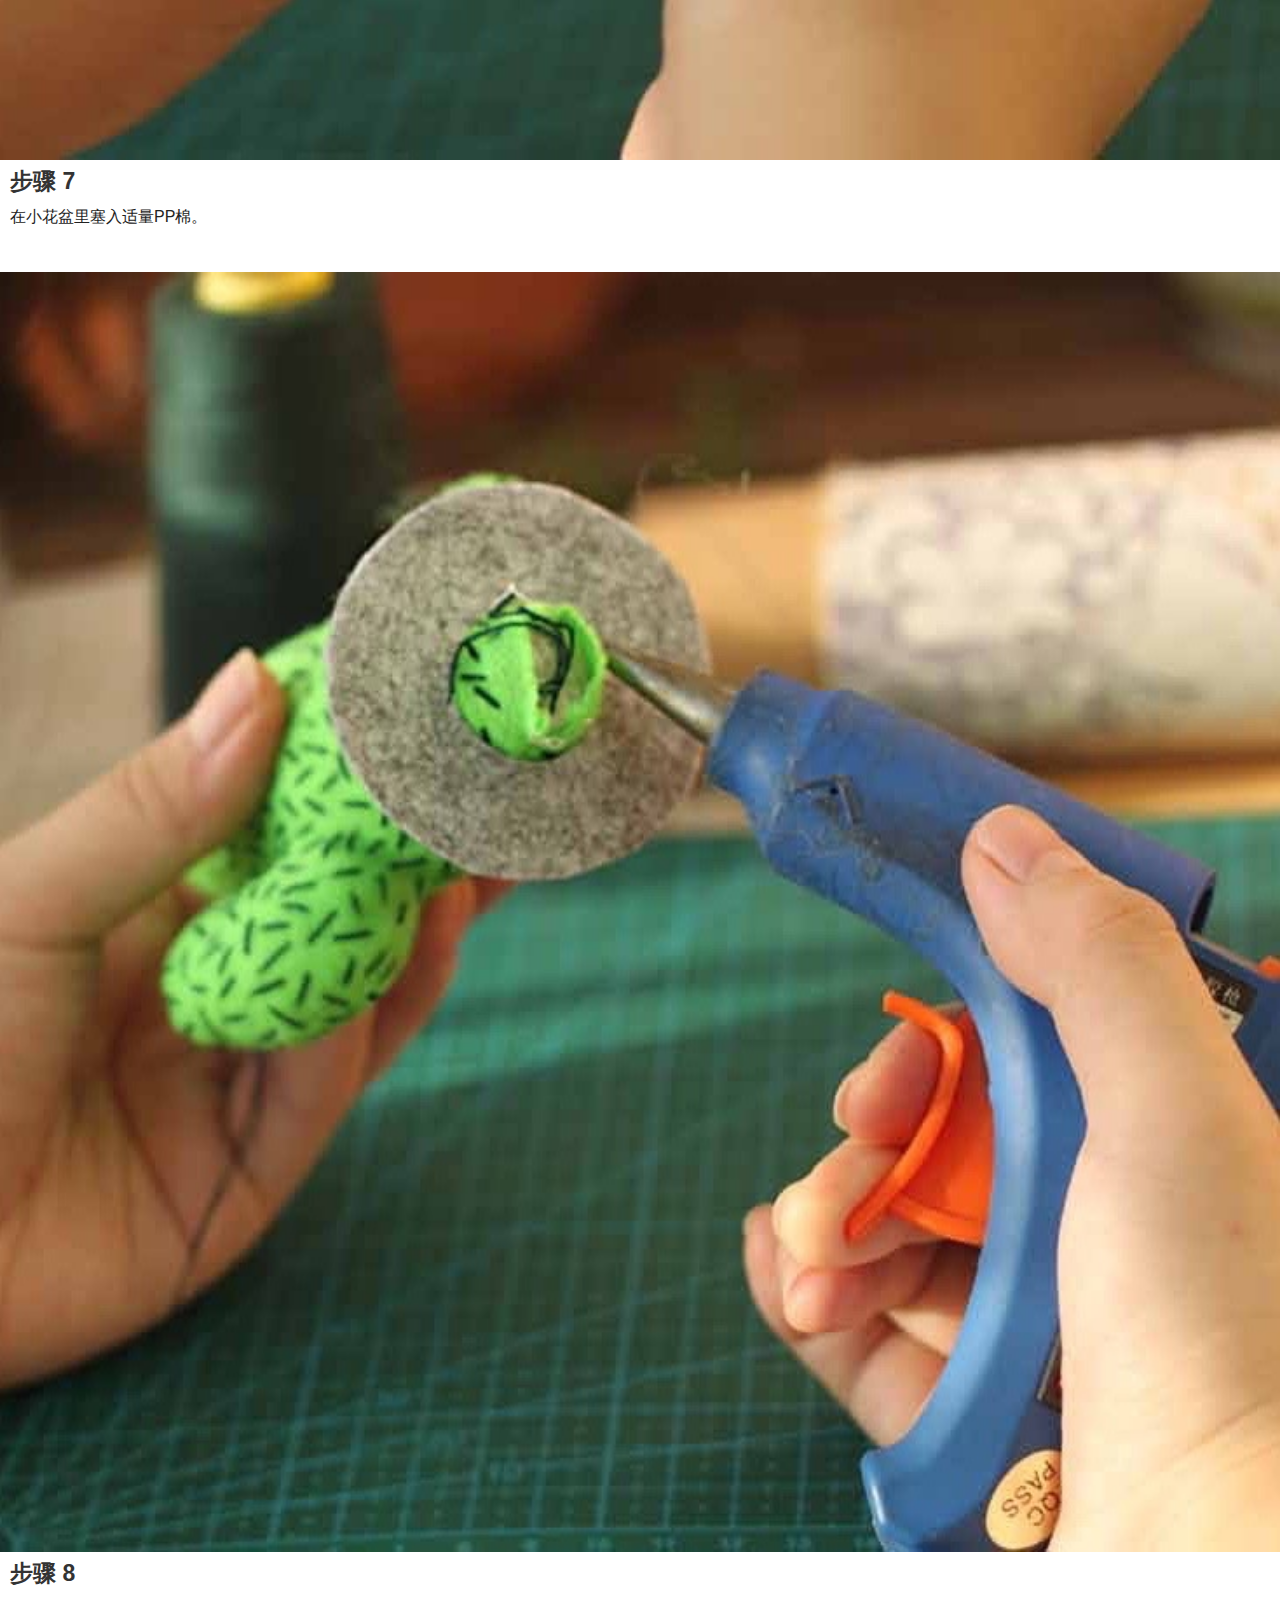
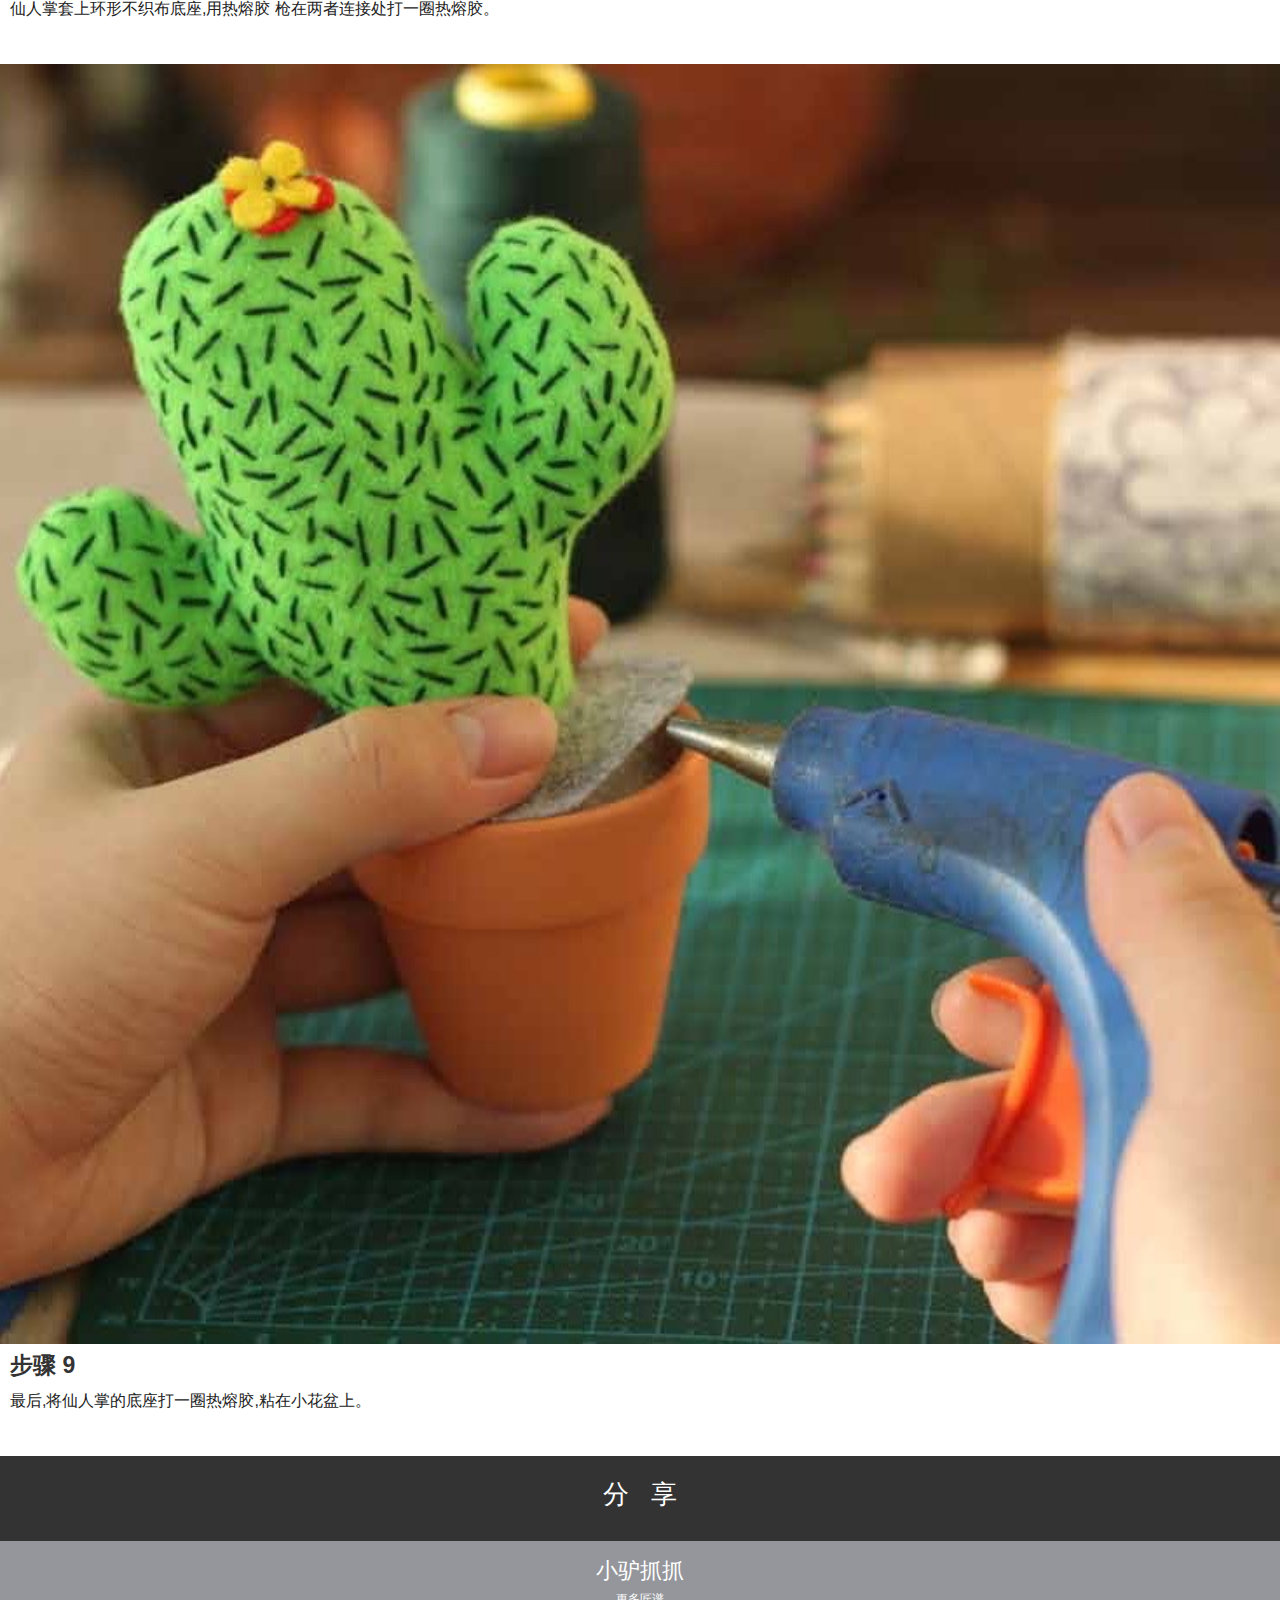
<file: stuff.html>
<!DOCTYPE html>
<!--[if lt IE 7]>      <html class="no-js lt-ie9 lt-ie8 lt-ie7"> <![endif]-->
<!--[if IE 7]>         <html class="no-js lt-ie9 lt-ie8"> <![endif]-->
<!--[if IE 8]>         <html class="no-js lt-ie9"> <![endif]-->
<!--[if gt IE 8]><!--> <html class="no-js"> <!--<![endif]-->
    <head>
        <meta charset="utf-8">
        <meta http-equiv="X-UA-Compatible" content="IE=edge">
        <title>手工盆景</title>
        <meta name="description" content="">
        <meta name="viewport" content="width=device-width, initial-scale=1, maximum-scale=1.0, user-scalable=no">

        <!-- Place favicon.ico and apple-touch-icon.png in the root directory -->

        <link rel="stylesheet" href="css/normalize.css">
        <link rel="stylesheet" href="css/main.css">
        <link rel="stylesheet" href="css/demo.css">
        <script src="js/vendor/modernizr-2.6.2.min.js"></script>
    </head>
    <body class="body">
        <!--[if lt IE 7]>
            <p class="browsehappy">You are using an <strong>outdated</strong> browser. Please <a href="http://browsehappy.com/">upgrade your browser</a> to improve your experience.</p>
        <![endif]-->

        <a name="summary">
            <div class="header">&nbsp;</div>
        </a>

        <h1 class="stuff-title">手工盆景</h1>

        <div class="stuff-desc">
            <p>
                鲜艳漂亮的花朵、清新可爱的绿植,这些小盆景都是手工达人小驴抓抓制作的手工布艺。可爱的布艺植物不用浇水施肥,一年四季郁郁葱葱,摆放在家里或办公室都有不俗的效果,而且制作过程也很简单。多多动脑多多动手,你也可以完成!
            </p>
        </div>

        <div class="stuff-box">
            <a href="stuff.html"><img src="img/assert/keren-p1-main.png" class="img-pd-tx"/></a>
            <br/>
            <div>
                <a href="artisan.html"><img src="img/artisan/keren.png" class="img-pd-hx"/></a>
                <a href="stuff.html">
                <div class="stuff-detail">
                    <div class="stuff-item stuff-name">
                    &nbsp;
                    </div>
                    <div class="stuff-item stuff-artist" style="font-size:27px;">
                    小驴抓抓
                    </div>
                    <div class="stuff-item stuff-location">
                    厦门, 福建
                    </div>
                </div>
                </a>
            </div>
        </div>

        <div style="clear:both;"></div>
        
        <a name="items">
            <ul class="stuff-menu">
                <li>
                    材&nbsp;&nbsp;&nbsp;料
                </li>
                <li class="buy">
                    <a>购&nbsp;&nbsp;&nbsp;买</a>
                </li>
            </ul>
        </a>

        <div style="clear:both;"></div>

        <div style="width:100%">
            <img src="img/assert/keren-p1-material.jpg" class="img-pd-tx"/>
        </div>

        <ul class="stuff-material">
            <li>填充仙人掌和花盆用的PP棉</li>
            <li>陶瓷材质的小花盆</li>
            <li>深绿色的线</li>
            <li>画版用的彩色铅笔</li>
            <li>两朵不织布小花</li>
            <li>一片环形不织布底座</li>
            <li>粘合各个部件用的热熔胶枪</li>
            <li>剪布片用的剪刀</li>
            <li>两片剪裁好的仙人掌</li>
        </ul>
        
        <div style="clear:both;"></div>

        <a name="steps">
            <ul class="stuff-menu">
                <li>
                    步&nbsp;&nbsp;&nbsp;骤
                </li>
                <li class="buy">
                    <a>开&nbsp;&nbsp;&nbsp;工</a>
                </li>
            </ul>
        </a>

        <div style="clear:both;"></div>

        <div class="stuff-step">
            <img src="img/steps/step1.jpg"/>
            <br/>
            <h2>步骤 1</h2>
            <p>
                将两片裁好的布片正面朝内对齐,用彩色 铅笔勾一圈仙人掌形状的轮廓。
            </p>
        </div>

        <div class="stuff-step">
            <img src="img/steps/step2.jpg"/>
            <br/>
            <h2>步骤 2</h2>
            <p>
                用针线将彩色铅笔描好的轮廓缝一圈,注 意底部需要留一个外翻口。
            </p>
        </div>

        <div class="stuff-step">
            <img src="img/steps/step3.jpg"/>
            <br/>
            <h2>步骤 3</h2>
            <p>
                用针线将彩色铅笔描好的轮廓缝一圈,注 意底部需要留一个外翻口。
            </p>
        </div>

        <div class="stuff-step">
            <img src="img/steps/step4.jpg"/>
            <br/>
            <h2>步骤 4</h2>
            <p>
                将PP棉从外翻口处塞入,填满整个仙人 掌内部,并塞入少量铁线用来定型。
            </p>
        </div>

        <div class="stuff-step">
            <img src="img/steps/step5.jpg"/>
            <br/>
            <h2>步骤 5</h2>
            <p>
                用针线在仙人掌的表面缝上不规则的刺。
            </p>
        </div>

        <div class="stuff-step">
            <img src="img/steps/step6.jpg"/>
            <br/>
            <h2>步骤 6</h2>
            <p>
                将两片小花片错落地叠在一起,缝在仙人 掌的右上角。
            </p>
        </div>

        <div class="stuff-step">
            <img src="img/steps/step7.jpg"/>
            <br/>
            <h2>步骤 7</h2>
            <p>
                在小花盆里塞入适量PP棉。
            </p>
        </div>

        <div class="stuff-step">
            <img src="img/steps/step8.jpg"/>
            <br/>
            <h2>步骤 8</h2>
            <p>
                仙人掌套上环形不织布底座,用热熔胶 枪在两者连接处打一圈热熔胶。
            </p>
        </div>

        <div class="stuff-step">
            <img src="img/steps/step9.jpg"/>
            <br/>
            <h2>步骤 9</h2>
            <p>
                最后,将仙人掌的底座打一圈热熔胶,粘在小花盆上。
            </p>
        </div>

        <div class="stuff-share">
            <span>分&nbsp;&nbsp;&nbsp;享</span>
        </div>

        <div class="stuff-artisan">
            <span class="stuff-artisan-name"><a href="artisan.html">小驴抓抓</a></span><br/>
            <span class="stuff-artisan-more"><a href="index.html">更多匠谱</a></span>
        </div>

        <div class="stuff-more">
            <img src="img/steps/step2.jpg"/>
            <img src="img/steps/step4.jpg"/>
            <img src="img/steps/step6.jpg"/>
        </div>
        
        <div style="clear:both;"></div>

        <div class="footer-xline"></div>

        <div class="footer">
            <ul class="footer-menu">
                <li>
                    <a href="#summary">概述</a>
                </li>
                <li>
                    <a href="#items">材料</a>
                </li>
                <li>
                    <a href="#steps">步骤</a>
                </li>
            </ul>
        </div>

        <script src="//cdn.staticfile.org/jquery/1.10.2/jquery.min.js"></script>
        <script>window.jQuery || document.write('<script src="js/vendor/jquery-1.10.2.min.js"><\/script>')</script>
        <script src="js/plugins.js"></script>
        <script src="js/main.js"></script>
    </body>
</html>
</file>
<file: css/main.css>
/*! HTML5 Boilerplate v4.3.0 | MIT License | http://h5bp.com/ */

/*
 * What follows is the result of much research on cross-browser styling.
 * Credit left inline and big thanks to Nicolas Gallagher, Jonathan Neal,
 * Kroc Camen, and the H5BP dev community and team.
 */

/* ==========================================================================
   Base styles: opinionated defaults
   ========================================================================== */

html,
button,
input,
select,
textarea {
    color: #222;
}

html {
    font-size: 1em;
    line-height: 1.4;
}

/*
 * Remove text-shadow in selection highlight: h5bp.com/i
 * These selection rule sets have to be separate.
 * Customize the background color to match your design.
 */

::-moz-selection {
    background: #b3d4fc;
    text-shadow: none;
}

::selection {
    background: #b3d4fc;
    text-shadow: none;
}

/*
 * A better looking default horizontal rule
 */

hr {
    display: block;
    height: 1px;
    border: 0;
    border-top: 1px solid #ccc;
    margin: 1em 0;
    padding: 0;
}

/*
 * Remove the gap between images, videos, audio and canvas and the bottom of
 * their containers: h5bp.com/i/440
 */

audio,
canvas,
img,
video {
    vertical-align: middle;
}

/*
 * Remove default fieldset styles.
 */

fieldset {
    border: 0;
    margin: 0;
    padding: 0;
}

/*
 * Allow only vertical resizing of textareas.
 */

textarea {
    resize: vertical;
}

/* ==========================================================================
   Browse Happy prompt
   ========================================================================== */

.browsehappy {
    margin: 0.2em 0;
    background: #ccc;
    color: #000;
    padding: 0.2em 0;
}

/* ==========================================================================
   Author's custom styles
   ========================================================================== */

















/* ==========================================================================
   Helper classes
   ========================================================================== */

/*
 * Image replacement
 */

.ir {
    background-color: transparent;
    border: 0;
    overflow: hidden;
    /* IE 6/7 fallback */
    *text-indent: -9999px;
}

.ir:before {
    content: "";
    display: block;
    width: 0;
    height: 150%;
}

/*
 * Hide from both screenreaders and browsers: h5bp.com/u
 */

.hidden {
    display: none !important;
    visibility: hidden;
}

/*
 * Hide only visually, but have it available for screenreaders: h5bp.com/v
 */

.visuallyhidden {
    border: 0;
    clip: rect(0 0 0 0);
    height: 1px;
    margin: -1px;
    overflow: hidden;
    padding: 0;
    position: absolute;
    width: 1px;
}

/*
 * Extends the .visuallyhidden class to allow the element to be focusable
 * when navigated to via the keyboard: h5bp.com/p
 */

.visuallyhidden.focusable:active,
.visuallyhidden.focusable:focus {
    clip: auto;
    height: auto;
    margin: 0;
    overflow: visible;
    position: static;
    width: auto;
}

/*
 * Hide visually and from screenreaders, but maintain layout
 */

.invisible {
    visibility: hidden;
}

/*
 * Clearfix: contain floats
 *
 * For modern browsers
 * 1. The space content is one way to avoid an Opera bug when the
 *    `contenteditable` attribute is included anywhere else in the document.
 *    Otherwise it causes space to appear at the top and bottom of elements
 *    that receive the `clearfix` class.
 * 2. The use of `table` rather than `block` is only necessary if using
 *    `:before` to contain the top-margins of child elements.
 */

.clearfix:before,
.clearfix:after {
    content: " "; /* 1 */
    display: table; /* 2 */
}

.clearfix:after {
    clear: both;
}

/*
 * For IE 6/7 only
 * Include this rule to trigger hasLayout and contain floats.
 */

.clearfix {
    *zoom: 1;
}

/* ==========================================================================
   EXAMPLE Media Queries for Responsive Design.
   These examples override the primary ('mobile first') styles.
   Modify as content requires.
   ========================================================================== */

@media only screen and (min-width: 35em) {
    /* Style adjustments for viewports that meet the condition */
}

@media print,
       (-o-min-device-pixel-ratio: 5/4),
       (-webkit-min-device-pixel-ratio: 1.25),
       (min-resolution: 120dpi) {
    /* Style adjustments for high resolution devices */
}

/* ==========================================================================
   Print styles.
   Inlined to avoid required HTTP connection: h5bp.com/r
   ========================================================================== */

@media print {
    * {
        background: transparent !important;
        color: #000 !important; /* Black prints faster: h5bp.com/s */
        box-shadow: none !important;
        text-shadow: none !important;
    }

    a,
    a:visited {
        text-decoration: underline;
    }

    a[href]:after {
        content: " (" attr(href) ")";
    }

    abbr[title]:after {
        content: " (" attr(title) ")";
    }

    /*
     * Don't show links for images, or javascript/internal links
     */

    .ir a:after,
    a[href^="javascript:"]:after,
    a[href^="#"]:after {
        content: "";
    }

    pre,
    blockquote {
        border: 1px solid #999;
        page-break-inside: avoid;
    }

    thead {
        display: table-header-group; /* h5bp.com/t */
    }

    tr,
    img {
        page-break-inside: avoid;
    }

    img {
        max-width: 100% !important;
    }

    @page {
        margin: 0.5cm;
    }

    p,
    h2,
    h3 {
        orphans: 3;
        widows: 3;
    }

    h2,
    h3 {
        page-break-after: avoid;
    }
}
</file>
<file: css/demo.css>
body{
	margin: 0;
	padding: 0;
	border: 0;
	width:100%;
}

a{
	text-decoration: none;
}

/* --------------------------------------------------------------------------------------- */

.img-pd-tx{
	width:100%;
}

.img-pd-hx{
	width:50%;
	float:left;
}

/* --------------------------------------------------------------------------------------- */
.header{height:0;}

.stuff-detail{
	background-color: #94969b;
	width:50%;
	float:left;
	height:160px;
}

.stuff-detail .stuff-item{
	color:#fff;
	padding:8px;
}

.stuff-detail .stuff-name{
	font-size:26px;
	margin-left:5px;
	margin-top: 5px;
}

.stuff-detail .stuff-artist{
	font-size:18px;
	margin: 27% 0 0 15px;
	padding: 0;
}

.stuff-detail .stuff-location{
	margin: 0 15px;
	padding: 0;
	font-size:11px;
}

/* --------------------------------------------------------------------------------------- */
.stuff-title{
	margin: 20px 20px;
	color: #333;
	font-size:23px;
}

.stuff-desc{
	margin: 20px 20px;
}

.stuff-desc p{
	line-height: 30px;
}

.stuff-menu{
	margin: 0;
	padding: 0;
}

.stuff-menu li{
	list-style: none;
	padding: 0;
	margin: 0;
	border: 0;
	float:left;
	width:50%;
	height:50px;
	display: inline-block;
	text-align: center;
	vertical-align: middle;
	padding-top: 24px;
	background-color: #fff;
}

.stuff-menu li.buy{
	background-color: #333;
	color:#fff;
}

.stuff-material{}

.stuff-material li{
	line-height: 25px;
}

.stuff-step{}

.stuff-step img{
	width:100%;
}

.stuff-step h2{
	font-size:23px;
	color:#333;
	padding-left: 10px;
	margin: 5px 0;
}

.stuff-step p{
	line-height: 30px;
	padding : 0 10px;
	margin: 0 0 40px 0;
}

.stuff-artisan{
	width:100%;
	height: 65px;
	text-align: center;
	padding-top: 15px;
	background-color: #94969b;
}

.stuff-artisan a{
	color:#fff;
}

.stuff-artisan .stuff-artisan-name{
	font-size: 22px;
	color:#fff;
}

.stuff-artisan .stuff-artisan-more{
	font-size: 12px;
	color:#fff;
}

.stuff-share{
	width:100%;
	height:65px;
	text-align: center;
	padding-top:20px;
	font-size: 26px;
	background-color: #333;
	color:#fff;
}

.stuff-more{
	width:100%;
	text-align: center;
	margin: 0;
	padding:0;
	border: 0;
}

.stuff-more img{
	margin: 0;
	padding:0;
	border: 0;
	width:33.3%;
	text-align: center;
	float:left;
}

.stuff-more-hx img{
	margin: 0;
	padding:0;
	border: 0;
	width: 50%;
	text-align: center;
	float:left;
}

.artisan-name{
	margin-left: 10px;
	font-size: 26px;
	color:#333;
}

.artisan-avator, .artisan-avator img{
	margin: 0;
	padding: 0;
	width:100%;
}

.artisan-desc{
	width: 100%;
	line-height: 32px;
}

.artisan-desc p{
	padding:10px;
}

/* --------------------------------------------------------------------------------------- */
.footer-xline{
	width:100%;
	height:45px;
	display: block;
}

.footer{
	position: fixed;
	bottom:0;
	width: 100%;
}

.footer > .footer-menu{
	margin: 0;
	padding: 0;
	border: 0;
}

.footer > .footer-menu li{
	float:left;
	width:33.3%;
	height:45px;
	list-style-type: none;
	text-align: center;
	background-color: #333;
}

.footer > .footer-menu li > a{
	display:inline-block;
	color:#fff;
	margin-top: 12px;
}

.footer > .footer-menu img{
	width:20px;
}
</file>
<file: wechat-api-lib-style.css>
/* Common styles*/
body{
	padding: 0;
	width: auto;
	font-family: "Lucida Grande", Arial, Consolas;
	font-size: 13px;
	width: 100%;
	margin: auto;
}

header{
	width: 94%;
	margin: 3%;
}

content{
	width: 100%;
}

/* Class styles*/
h1.title{
	margin: auto;
	display: block;
	text-align: center;
}

content > p{
	margin-bottom: 35px;
}
</file>
<file: archive/css/main.css>
/*! HTML5 Boilerplate v4.3.0 | MIT License | http://h5bp.com/ */

/*
 * What follows is the result of much research on cross-browser styling.
 * Credit left inline and big thanks to Nicolas Gallagher, Jonathan Neal,
 * Kroc Camen, and the H5BP dev community and team.
 */

/* ==========================================================================
   Base styles: opinionated defaults
   ========================================================================== */

html,
button,
input,
select,
textarea {
    color: #222;
}

html {
    font-size: 1em;
    line-height: 1.4;
}

/*
 * Remove text-shadow in selection highlight: h5bp.com/i
 * These selection rule sets have to be separate.
 * Customize the background color to match your design.
 */

::-moz-selection {
    background: #b3d4fc;
    text-shadow: none;
}

::selection {
    background: #b3d4fc;
    text-shadow: none;
}

/*
 * A better looking default horizontal rule
 */

hr {
    display: block;
    height: 1px;
    border: 0;
    border-top: 1px solid #ccc;
    margin: 1em 0;
    padding: 0;
}

/*
 * Remove the gap between images, videos, audio and canvas and the bottom of
 * their containers: h5bp.com/i/440
 */

audio,
canvas,
img,
video {
    vertical-align: middle;
}

/*
 * Remove default fieldset styles.
 */

fieldset {
    border: 0;
    margin: 0;
    padding: 0;
}

/*
 * Allow only vertical resizing of textareas.
 */

textarea {
    resize: vertical;
}

/* ==========================================================================
   Browse Happy prompt
   ========================================================================== */

.browsehappy {
    margin: 0.2em 0;
    background: #ccc;
    color: #000;
    padding: 0.2em 0;
}

/* ==========================================================================
   Author's custom styles
   ========================================================================== */

















/* ==========================================================================
   Helper classes
   ========================================================================== */

/*
 * Image replacement
 */

.ir {
    background-color: transparent;
    border: 0;
    overflow: hidden;
    /* IE 6/7 fallback */
    *text-indent: -9999px;
}

.ir:before {
    content: "";
    display: block;
    width: 0;
    height: 150%;
}

/*
 * Hide from both screenreaders and browsers: h5bp.com/u
 */

.hidden {
    display: none !important;
    visibility: hidden;
}

/*
 * Hide only visually, but have it available for screenreaders: h5bp.com/v
 */

.visuallyhidden {
    border: 0;
    clip: rect(0 0 0 0);
    height: 1px;
    margin: -1px;
    overflow: hidden;
    padding: 0;
    position: absolute;
    width: 1px;
}

/*
 * Extends the .visuallyhidden class to allow the element to be focusable
 * when navigated to via the keyboard: h5bp.com/p
 */

.visuallyhidden.focusable:active,
.visuallyhidden.focusable:focus {
    clip: auto;
    height: auto;
    margin: 0;
    overflow: visible;
    position: static;
    width: auto;
}

/*
 * Hide visually and from screenreaders, but maintain layout
 */

.invisible {
    visibility: hidden;
}

/*
 * Clearfix: contain floats
 *
 * For modern browsers
 * 1. The space content is one way to avoid an Opera bug when the
 *    `contenteditable` attribute is included anywhere else in the document.
 *    Otherwise it causes space to appear at the top and bottom of elements
 *    that receive the `clearfix` class.
 * 2. The use of `table` rather than `block` is only necessary if using
 *    `:before` to contain the top-margins of child elements.
 */

.clearfix:before,
.clearfix:after {
    content: " "; /* 1 */
    display: table; /* 2 */
}

.clearfix:after {
    clear: both;
}

/*
 * For IE 6/7 only
 * Include this rule to trigger hasLayout and contain floats.
 */

.clearfix {
    *zoom: 1;
}

/* ==========================================================================
   EXAMPLE Media Queries for Responsive Design.
   These examples override the primary ('mobile first') styles.
   Modify as content requires.
   ========================================================================== */

@media only screen and (min-width: 35em) {
    /* Style adjustments for viewports that meet the condition */
}

@media print,
       (-o-min-device-pixel-ratio: 5/4),
       (-webkit-min-device-pixel-ratio: 1.25),
       (min-resolution: 120dpi) {
    /* Style adjustments for high resolution devices */
}

/* ==========================================================================
   Print styles.
   Inlined to avoid required HTTP connection: h5bp.com/r
   ========================================================================== */

@media print {
    * {
        background: transparent !important;
        color: #000 !important; /* Black prints faster: h5bp.com/s */
        box-shadow: none !important;
        text-shadow: none !important;
    }

    a,
    a:visited {
        text-decoration: underline;
    }

    a[href]:after {
        content: " (" attr(href) ")";
    }

    abbr[title]:after {
        content: " (" attr(title) ")";
    }

    /*
     * Don't show links for images, or javascript/internal links
     */

    .ir a:after,
    a[href^="javascript:"]:after,
    a[href^="#"]:after {
        content: "";
    }

    pre,
    blockquote {
        border: 1px solid #999;
        page-break-inside: avoid;
    }

    thead {
        display: table-header-group; /* h5bp.com/t */
    }

    tr,
    img {
        page-break-inside: avoid;
    }

    img {
        max-width: 100% !important;
    }

    @page {
        margin: 0.5cm;
    }

    p,
    h2,
    h3 {
        orphans: 3;
        widows: 3;
    }

    h2,
    h3 {
        page-break-after: avoid;
    }
}
</file>
<file: archive/css/demo.css>
body{
	margin: 0;
	padding: 0;
	border: 0;
	width:100%;
}

a{
	text-decoration: none;
}

/* --------------------------------------------------------------------------------------- */

.img-pd-tx{
	width:100%;
}

.img-pd-hx{
	width:50%;
	float:left;
}

/* --------------------------------------------------------------------------------------- */
.header{height:0;}

.stuff-detail{
	background-color: #94969b;
	width:50%;
	float:left;
	height:160px;
}

.stuff-detail .stuff-item{
	color:#fff;
	padding:8px;
}

.stuff-detail .stuff-name{
	font-size:26px;
	margin-left:5px;
	margin-top: 5px;
}

.stuff-detail .stuff-artist{
	font-size:18px;
	margin: 27% 0 0 15px;
	padding: 0;
}

.stuff-detail .stuff-location{
	margin: 0 15px;
	padding: 0;
	font-size:11px;
}

/* --------------------------------------------------------------------------------------- */
.stuff-title{
	margin: 20px 20px;
	color: #333;
	font-size:23px;
}

.stuff-desc{
	margin: 20px 20px;
}

.stuff-desc p{
	line-height: 30px;
}

.stuff-menu{
	margin: 0;
	padding: 0;
}

.stuff-menu li{
	list-style: none;
	padding: 0;
	margin: 0;
	border: 0;
	float:left;
	width:50%;
	height:50px;
	display: inline-block;
	text-align: center;
	vertical-align: middle;
	padding-top: 24px;
	background-color: #fff;
}

.stuff-menu li.buy{
	background-color: #333;
	color:#fff;
}

.stuff-material{}

.stuff-material li{
	line-height: 25px;
}

.stuff-step{}

.stuff-step img{
	width:100%;
}

.stuff-step h2{
	font-size:23px;
	color:#333;
	padding-left: 10px;
	margin: 5px 0;
}

.stuff-step p{
	line-height: 30px;
	padding : 0 10px;
	margin: 0 0 40px 0;
}

.stuff-artisan{
	width:100%;
	height: 65px;
	text-align: center;
	padding-top: 15px;
	background-color: #94969b;
}

.stuff-artisan a{
	color:#fff;
}

.stuff-artisan .stuff-artisan-name{
	font-size: 22px;
	color:#fff;
}

.stuff-artisan .stuff-artisan-more{
	font-size: 12px;
	color:#fff;
}

.stuff-share{
	width:100%;
	height:65px;
	text-align: center;
	padding-top:20px;
	font-size: 26px;
	background-color: #333;
	color:#fff;
}

.stuff-more{
	width:100%;
	text-align: center;
	margin: 0;
	padding:0;
	border: 0;
}

.stuff-more img{
	margin: 0;
	padding:0;
	border: 0;
	width:33.3%;
	text-align: center;
	float:left;
}

.stuff-more-hx img{
	margin: 0;
	padding:0;
	border: 0;
	width: 50%;
	text-align: center;
	float:left;
}

.artisan-name{
	margin-left: 10px;
	font-size: 26px;
	color:#333;
}

.artisan-avator, .artisan-avator img{
	margin: 0;
	padding: 0;
	width:100%;
}

.artisan-desc{
	width: 100%;
	line-height: 32px;
}

.artisan-desc p{
	padding:10px;
}

/* --------------------------------------------------------------------------------------- */
.footer-xline{
	width:100%;
	height:45px;
	display: block;
}

.footer{
	position: fixed;
	bottom:0;
	width: 100%;
}

.footer > .footer-menu{
	margin: 0;
	padding: 0;
	border: 0;
}

.footer > .footer-menu li{
	float:left;
	width:33.3%;
	height:45px;
	list-style-type: none;
	text-align: center;
	background-color: #333;
}

.footer > .footer-menu li > a{
	display:inline-block;
	color:#fff;
	margin-top: 12px;
}

.footer > .footer-menu img{
	width:20px;
}
</file>
